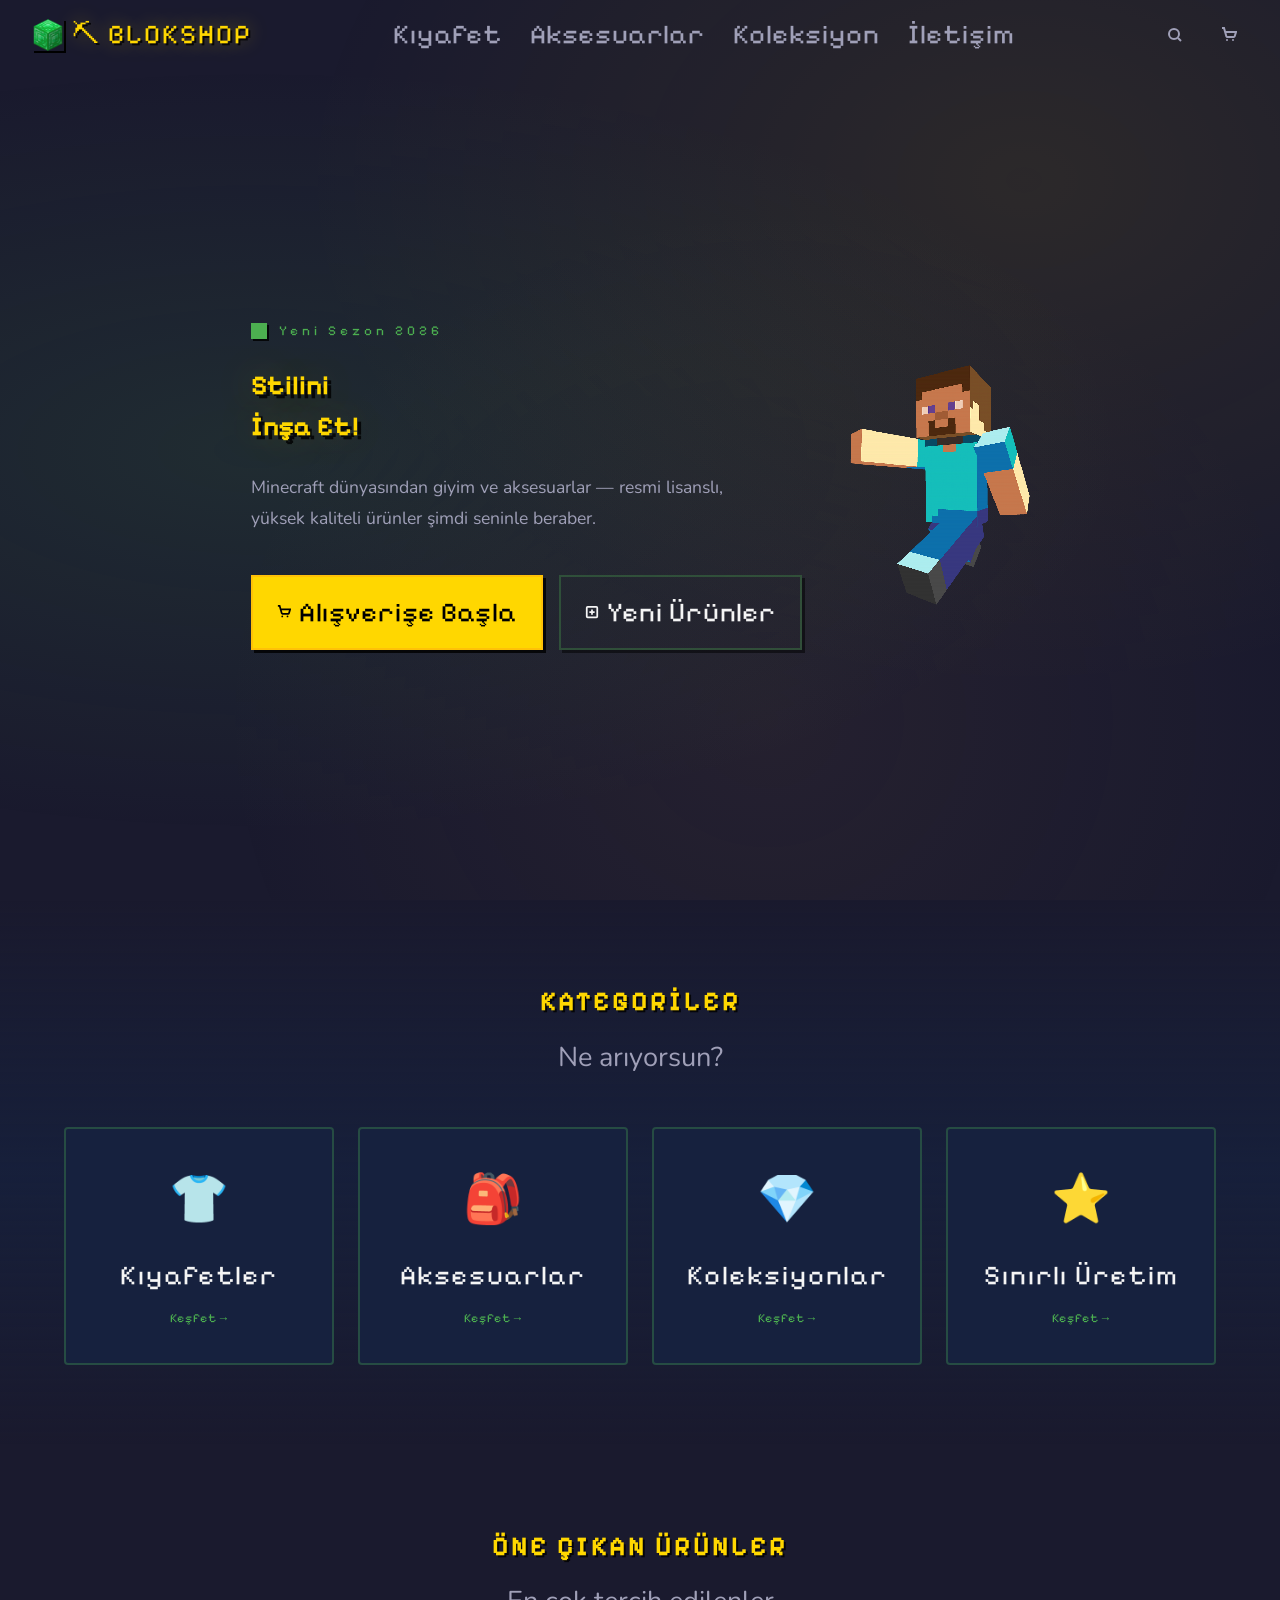
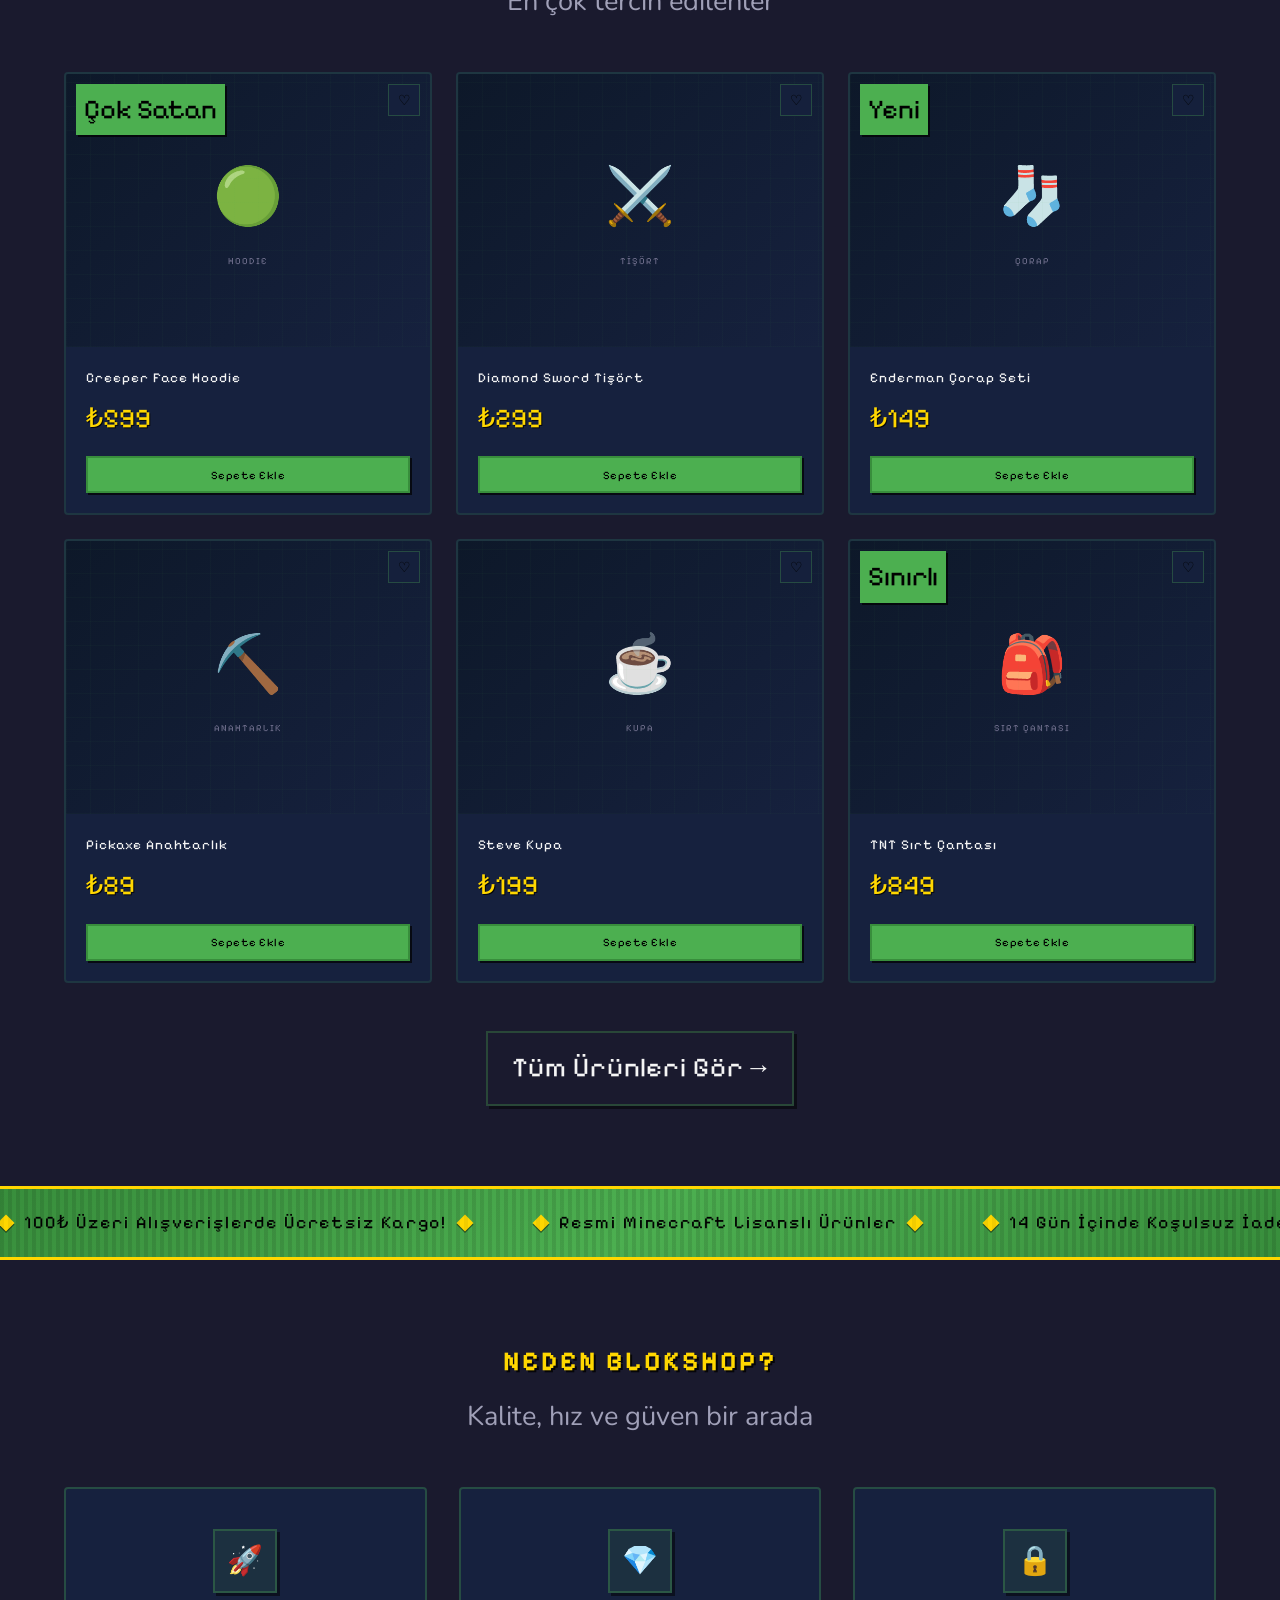
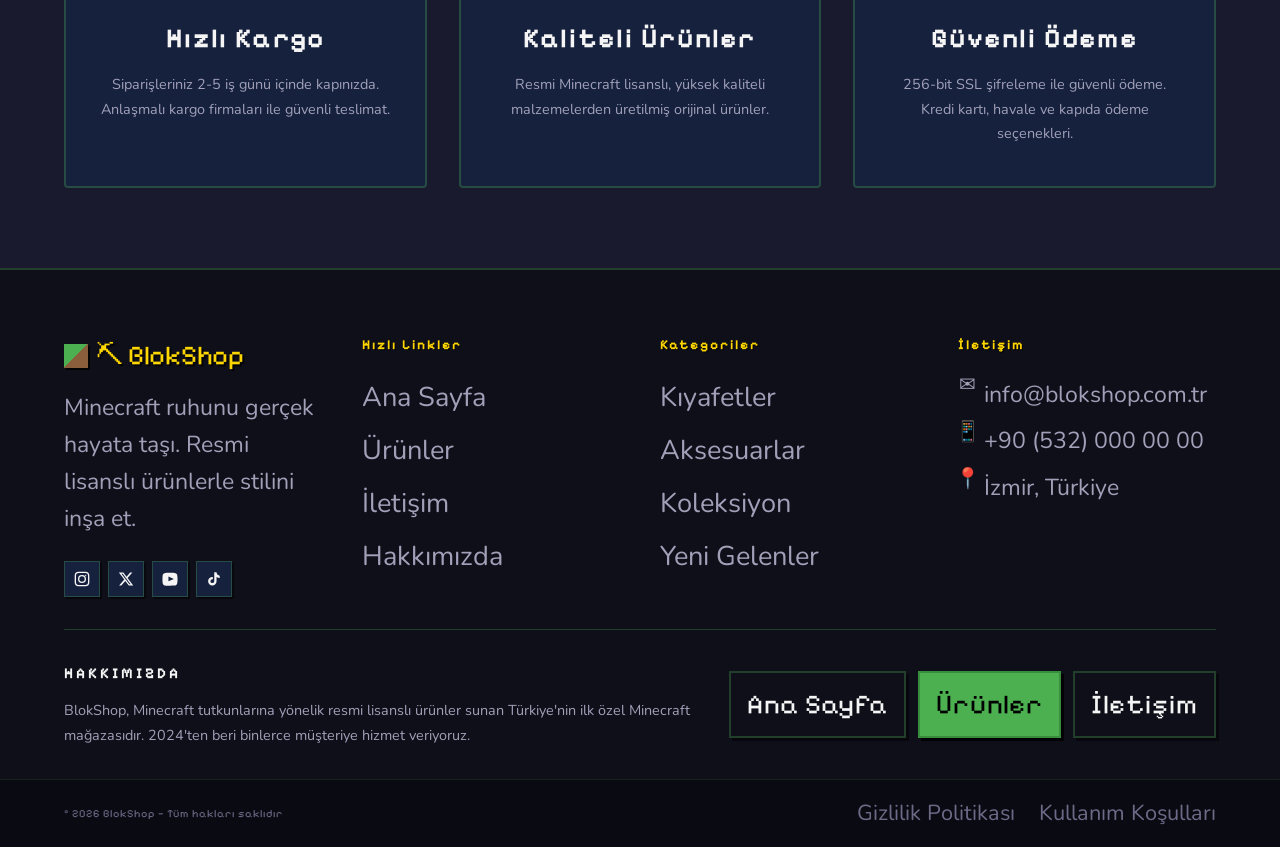
<file: index.html>
<!DOCTYPE html>
<html lang="tr">
<head>
  <meta charset="UTF-8" />
  <meta name="viewport" content="width=device-width, initial-scale=1.0" />
  <title>BlokShop — Minecraft Temalı Mağaza</title>
  <meta name="description" content="Minecraft dünyasından ilham alınmış giyim ve aksesuarlar. T-shirt, hoodie, şapka, figür ve daha fazlası." />
  <link rel="preconnect" href="https://fonts.googleapis.com" />
  <link rel="preconnect" href="https://fonts.gstatic.com" crossorigin />
  <link href="https://fonts.googleapis.com/css2?family=Pixelify+Sans&family=Nunito:wght@400;600;700;800&display=swap" rel="stylesheet" />
  <link rel="stylesheet" href="styles.css" />
</head>
<body id="page-home">

<!-- Pixel Block Rain Background -->
<div class="pixel-rain" aria-hidden="true"></div>

<!-- ===== NAVBAR ===== -->
<nav class="navbar">
  <a href="index.html" class="nav-logo" aria-label="BlokShop Ana Sayfa">
    <span class="logo-icon" aria-hidden="true"></span>
    ⛏ BLOKSHOP
  </a>

  <ul class="nav-links" role="navigation" aria-label="Ana menü">
    <li><a href="index.html#kategoriler">Kıyafet</a></li>
    <li><a href="index.html#kategoriler">Aksesuarlar</a></li>
    <li><a href="urunler.html">Koleksiyon</a></li>
    <li><a href="iletisim.html">İletişim</a></li>
  </ul>

  <div class="nav-actions">
    <button class="nav-btn" aria-label="Arama">
      <svg width="16" height="16" viewBox="0 0 16 16" fill="none" stroke="currentColor" stroke-width="2">
        <circle cx="7" cy="7" r="5"/><line x1="11" y1="11" x2="14" y2="14"/>
      </svg>
    </button>
    <button class="nav-btn" aria-label="Sepet">
      <svg width="16" height="16" viewBox="0 0 16 16" fill="none" stroke="currentColor" stroke-width="2">
        <path d="M1 1h2l2.4 8.4a1 1 0 0 0 1 .6h6.3a1 1 0 0 0 1-.7L15 5H4"/>
        <circle cx="6" cy="13" r="1" fill="currentColor" stroke="none"/>
        <circle cx="12" cy="13" r="1" fill="currentColor" stroke="none"/>
      </svg>
      <span class="cart-badge" style="display:none">0</span>
    </button>
    <button class="hamburger" aria-label="Menüyü aç/kapat" aria-expanded="false">
      <span></span><span></span><span></span>
    </button>
  </div>
</nav>

<!-- Mobile Nav -->
<div class="mobile-nav" role="navigation" aria-label="Mobil menü">
  <a href="index.html">Ana Sayfa</a>
  <a href="urunler.html">Ürünler</a>
  <a href="iletisim.html">İletişim</a>
</div>

<!-- ===== HERO ===== -->
<section class="hero">
  <div class="container">
    <div class="hero-content">
      <div class="hero-text">
        <p class="kicker">Yeni Sezon 2026</p>
        <h1 class="hero-title">Stilini<br>İnşa Et!</h1>
        <p class="hero-desc">
          Minecraft dünyasından giyim ve aksesuarlar — resmi lisanslı, yüksek kaliteli ürünler şimdi seninle beraber.
        </p>
        <div class="hero-actions">
          <a href="urunler.html" class="btn btn-gold">
            <svg width="14" height="14" viewBox="0 0 16 16" fill="none" stroke="currentColor" stroke-width="2"><path d="M1 1h2l2.4 8.4a1 1 0 0 0 1 .6h6.3a1 1 0 0 0 1-.7L15 5H4"/><circle cx="6" cy="13" r="1" fill="currentColor" stroke="none"/><circle cx="12" cy="13" r="1" fill="currentColor" stroke="none"/></svg>
            Alışverişe Başla
          </a>
          <a href="urunler.html" class="btn btn-outline">
            <svg width="14" height="14" viewBox="0 0 16 16" fill="none" stroke="currentColor" stroke-width="2"><rect x="2" y="2" width="12" height="12" rx="1"/><path d="M8 5v6M5 8h6"/></svg>
            Yeni Ürünler
          </a>
        </div>
      </div>

      <!-- Minecraft Character -->
      <div class="hero-character" aria-hidden="true">
        <img src="mc-char.png" alt="Minecraft Steve" class="mc-char-img">
      </div>
    </div>
  </div>
</section>

<!-- ===== KATEGORİLER ===== -->
<section class="categories" id="kategoriler">
  <div class="container">
    <h2 class="section-title">KATEGORİLER</h2>
    <p class="section-subtitle">Ne arıyorsun?</p>
    <div class="categories-grid">
      <a href="urunler.html?cat=kiyafet" class="category-card">
        <span class="category-icon">👕</span>
        <p class="category-name">Kıyafetler</p>
        <span class="category-link">Keşfet →</span>
      </a>
      <a href="urunler.html?cat=aksesuar" class="category-card">
        <span class="category-icon">🎒</span>
        <p class="category-name">Aksesuarlar</p>
        <span class="category-link">Keşfet →</span>
      </a>
      <a href="urunler.html?cat=koleksiyon" class="category-card">
        <span class="category-icon">💎</span>
        <p class="category-name">Koleksiyonlar</p>
        <span class="category-link">Keşfet →</span>
      </a>
      <a href="urunler.html" class="category-card">
        <span class="category-icon">⭐</span>
        <p class="category-name">Sınırlı Üretim</p>
        <span class="category-link">Keşfet →</span>
      </a>
    </div>
  </div>
</section>

<!-- ===== ÖNE ÇIKAN ÜRÜNLER ===== -->
<section class="featured-products" id="urunler">
  <div class="container">
    <h2 class="section-title">ÖNE ÇIKAN ÜRÜNLER</h2>
    <p class="section-subtitle">En çok tercih edilenler</p>
    <div class="products-grid">

      <article class="product-card">
        <div class="product-img-wrap">
          <div class="product-placeholder">
            <span>🟢</span>
            <span class="item-label">HOODIE</span>
          </div>
          <span class="product-badge">Çok Satan</span>
          <button class="product-favorite" aria-label="Favorilere ekle">♡</button>
        </div>
        <div class="product-info">
          <p class="product-name">Creeper Face Hoodie</p>
          <p class="product-price">₺599</p>
          <div class="product-actions">
            <button class="btn-add-cart">Sepete Ekle</button>
          </div>
        </div>
      </article>

      <article class="product-card">
        <div class="product-img-wrap">
          <div class="product-placeholder">
            <span>⚔️</span>
            <span class="item-label">TİŞÖRT</span>
          </div>
          <button class="product-favorite" aria-label="Favorilere ekle">♡</button>
        </div>
        <div class="product-info">
          <p class="product-name">Diamond Sword Tişört</p>
          <p class="product-price">₺299</p>
          <div class="product-actions">
            <button class="btn-add-cart">Sepete Ekle</button>
          </div>
        </div>
      </article>

      <article class="product-card">
        <div class="product-img-wrap">
          <div class="product-placeholder">
            <span>🧦</span>
            <span class="item-label">ÇORAP</span>
          </div>
          <span class="product-badge">Yeni</span>
          <button class="product-favorite" aria-label="Favorilere ekle">♡</button>
        </div>
        <div class="product-info">
          <p class="product-name">Enderman Çorap Seti</p>
          <p class="product-price">₺149</p>
          <div class="product-actions">
            <button class="btn-add-cart">Sepete Ekle</button>
          </div>
        </div>
      </article>

      <article class="product-card">
        <div class="product-img-wrap">
          <div class="product-placeholder">
            <span>⛏️</span>
            <span class="item-label">ANAHTARLIK</span>
          </div>
          <button class="product-favorite" aria-label="Favorilere ekle">♡</button>
        </div>
        <div class="product-info">
          <p class="product-name">Pickaxe Anahtarlık</p>
          <p class="product-price">₺89</p>
          <div class="product-actions">
            <button class="btn-add-cart">Sepete Ekle</button>
          </div>
        </div>
      </article>

      <article class="product-card">
        <div class="product-img-wrap">
          <div class="product-placeholder">
            <span>☕</span>
            <span class="item-label">KUPA</span>
          </div>
          <button class="product-favorite" aria-label="Favorilere ekle">♡</button>
        </div>
        <div class="product-info">
          <p class="product-name">Steve Kupa</p>
          <p class="product-price">₺199</p>
          <div class="product-actions">
            <button class="btn-add-cart">Sepete Ekle</button>
          </div>
        </div>
      </article>

      <article class="product-card">
        <div class="product-img-wrap">
          <div class="product-placeholder">
            <span>🎒</span>
            <span class="item-label">SIRT ÇANTASI</span>
          </div>
          <span class="product-badge">Sınırlı</span>
          <button class="product-favorite" aria-label="Favorilere ekle">♡</button>
        </div>
        <div class="product-info">
          <p class="product-name">TNT Sırt Çantası</p>
          <p class="product-price">₺849</p>
          <div class="product-actions">
            <button class="btn-add-cart">Sepete Ekle</button>
          </div>
        </div>
      </article>

    </div>

    <div style="text-align:center; margin-top:3rem;">
      <a href="urunler.html" class="btn btn-outline">Tüm Ürünleri Gör →</a>
    </div>
  </div>
</section>

<!-- ===== OFFER BANNER ===== -->
<div class="offer-banner" aria-label="Kampanya">
  <div class="marquee-wrap">
    <div class="marquee-inner">
      <span class="marquee-text"><span class="marquee-star"></span>100₺ Üzeri Alışverişlerde Ücretsiz Kargo!<span class="marquee-star"></span></span>
      <span class="marquee-text"><span class="marquee-star"></span>Resmi Minecraft Lisanslı Ürünler<span class="marquee-star"></span></span>
      <span class="marquee-text"><span class="marquee-star"></span>14 Gün İçinde Koşulsuz İade<span class="marquee-star"></span></span>
      <span class="marquee-text"><span class="marquee-star"></span>Güvenli SSL Ödeme<span class="marquee-star"></span></span>
    </div>
    <div class="marquee-inner" aria-hidden="true">
      <span class="marquee-text"><span class="marquee-star"></span>100₺ Üzeri Alışverişlerde Ücretsiz Kargo!<span class="marquee-star"></span></span>
      <span class="marquee-text"><span class="marquee-star"></span>Resmi Minecraft Lisanslı Ürünler<span class="marquee-star"></span></span>
      <span class="marquee-text"><span class="marquee-star"></span>14 Gün İçinde Koşulsuz İade<span class="marquee-star"></span></span>
      <span class="marquee-text"><span class="marquee-star"></span>Güvenli SSL Ödeme<span class="marquee-star"></span></span>
    </div>
  </div>
</div>

<!-- ===== NEDEN BİZ ===== -->
<section class="features">
  <div class="container">
    <h2 class="section-title">NEDEN BLOKSHOP?</h2>
    <p class="section-subtitle">Kalite, hız ve güven bir arada</p>
    <div class="features-grid">
      <div class="feature-card">
        <div class="feature-icon">🚀</div>
        <h3 class="feature-title">Hızlı Kargo</h3>
        <p class="feature-desc">Siparişleriniz 2-5 iş günü içinde kapınızda. Anlaşmalı kargo firmaları ile güvenli teslimat.</p>
      </div>
      <div class="feature-card">
        <div class="feature-icon">💎</div>
        <h3 class="feature-title">Kaliteli Ürünler</h3>
        <p class="feature-desc">Resmi Minecraft lisanslı, yüksek kaliteli malzemelerden üretilmiş orijinal ürünler.</p>
      </div>
      <div class="feature-card">
        <div class="feature-icon">🔒</div>
        <h3 class="feature-title">Güvenli Ödeme</h3>
        <p class="feature-desc">256-bit SSL şifreleme ile güvenli ödeme. Kredi kartı, havale ve kapıda ödeme seçenekleri.</p>
      </div>
    </div>
  </div>
</section>

<!-- ===== FOOTER ===== -->
<footer>
  <div class="container">
    <div class="footer-main">
      <!-- Kolon 1: Logo + Sosyal -->
      <div>
        <div class="footer-logo">
          <span class="logo-icon" aria-hidden="true"></span>
          ⛏ BlokShop
        </div>
        <p class="footer-tagline">Minecraft ruhunu gerçek hayata taşı. Resmi lisanslı ürünlerle stilini inşa et.</p>
        <div class="footer-social">
          <a href="#" class="social-btn" aria-label="Instagram">
            <svg width="16" height="16" viewBox="0 0 24 24" fill="none" stroke="currentColor" stroke-width="2"><rect x="2" y="2" width="20" height="20" rx="5"/><circle cx="12" cy="12" r="5"/><circle cx="17.5" cy="6.5" r="1" fill="currentColor" stroke="none"/></svg>
          </a>
          <a href="#" class="social-btn" aria-label="Twitter/X">
            <svg width="16" height="16" viewBox="0 0 24 24" fill="currentColor"><path d="M18.244 2.25h3.308l-7.227 8.26 8.502 11.24H16.17l-5.214-6.817L4.99 21.75H1.68l7.73-8.835L1.254 2.25H8.08l4.713 6.231zm-1.161 17.52h1.833L7.084 4.126H5.117z"/></svg>
          </a>
          <a href="#" class="social-btn" aria-label="YouTube">
            <svg width="16" height="16" viewBox="0 0 24 24" fill="currentColor"><path d="M23 7s-.3-2-1.2-2.8c-1.1-1.2-2.4-1.2-3-1.3C16.6 2.8 12 2.8 12 2.8s-4.6 0-6.8.2c-.6 0-1.9.1-3 1.3C1.3 5 1 7 1 7S.7 9.3.7 11.5v2.1C.7 15.8 1 18 1 18s.3 2 1.2 2.8c1.1 1.2 2.6 1.1 3.3 1.2C7.5 22.1 12 22.1 12 22.1s4.6 0 6.8-.2c.6-.1 1.9-.1 3-1.3.9-.8 1.2-2.8 1.2-2.8s.3-2.3.3-4.5v-2.1C23.3 9.3 23 7 23 7zM9.7 15.5V8.4l8.1 3.6-8.1 3.5z"/></svg>
          </a>
          <a href="#" class="social-btn" aria-label="TikTok">
            <svg width="16" height="16" viewBox="0 0 24 24" fill="currentColor"><path d="M19.59 6.69a4.83 4.83 0 0 1-3.77-4.25V2h-3.45v13.67a2.89 2.89 0 0 1-2.88 2.5 2.89 2.89 0 0 1-2.89-2.89 2.89 2.89 0 0 1 2.89-2.89c.28 0 .54.04.79.1V9.01a6.27 6.27 0 0 0-.79-.05 6.34 6.34 0 0 0-6.34 6.34 6.34 6.34 0 0 0 6.34 6.34 6.34 6.34 0 0 0 6.33-6.34V9.01a8.16 8.16 0 0 0 4.77 1.52V7.08a4.85 4.85 0 0 1-1-.39z"/></svg>
          </a>
        </div>
      </div>

      <!-- Kolon 2: Hızlı Linkler -->
      <div>
        <h3 class="footer-col-title">Hızlı Linkler</h3>
        <nav class="footer-links" aria-label="Hızlı linkler">
          <a href="index.html">Ana Sayfa</a>
          <a href="urunler.html">Ürünler</a>
          <a href="iletisim.html">İletişim</a>
          <a href="#">Hakkımızda</a>
        </nav>
      </div>

      <!-- Kolon 3: Kategoriler -->
      <div>
        <h3 class="footer-col-title">Kategoriler</h3>
        <nav class="footer-links" aria-label="Kategoriler">
          <a href="urunler.html">Kıyafetler</a>
          <a href="urunler.html">Aksesuarlar</a>
          <a href="urunler.html">Koleksiyon</a>
          <a href="urunler.html">Yeni Gelenler</a>
        </nav>
      </div>

      <!-- Kolon 4: İletişim -->
      <div>
        <h3 class="footer-col-title">İletişim</h3>
        <div class="footer-contact-item">
          <span class="icon">✉</span>
          info@blokshop.com.tr
        </div>
        <div class="footer-contact-item">
          <span class="icon">📱</span>
          +90 (532) 000 00 00
        </div>
        <div class="footer-contact-item">
          <span class="icon">📍</span>
          İzmir, Türkiye
        </div>
      </div>
    </div>

    <!-- Hakkımızda -->
    <div class="footer-about">
      <div class="footer-about-inner">
        <div class="footer-about-text">
          <h4 class="footer-about-title">HAKKIMIZDA</h4>
          <p class="footer-about-desc">BlokShop, Minecraft tutkunlarına yönelik resmi lisanslı ürünler sunan Türkiye'nin ilk özel Minecraft mağazasıdır. 2024'ten beri binlerce müşteriye hizmet veriyoruz.</p>
        </div>
        <div class="footer-about-btns">
          <a href="index.html" class="btn btn-outline btn-sm">Ana Sayfa</a>
          <a href="urunler.html" class="btn btn-primary btn-sm">Ürünler</a>
          <a href="iletisim.html" class="btn btn-outline btn-sm">İletişim</a>
        </div>
      </div>
    </div>
  </div>

  <!-- Copyright -->
  <div class="footer-bottom">
    <div class="container">
      <div class="footer-bottom-inner">
        <span class="footer-copyright">© 2026 BlokShop — Tüm hakları saklıdır</span>
        <nav class="footer-legal" aria-label="Yasal linkler">
          <a href="#">Gizlilik Politikası</a>
          <a href="#">Kullanım Koşulları</a>
        </nav>
      </div>
    </div>
  </div>
</footer>

<script src="main.js"></script>
</body>
</html>
</file>
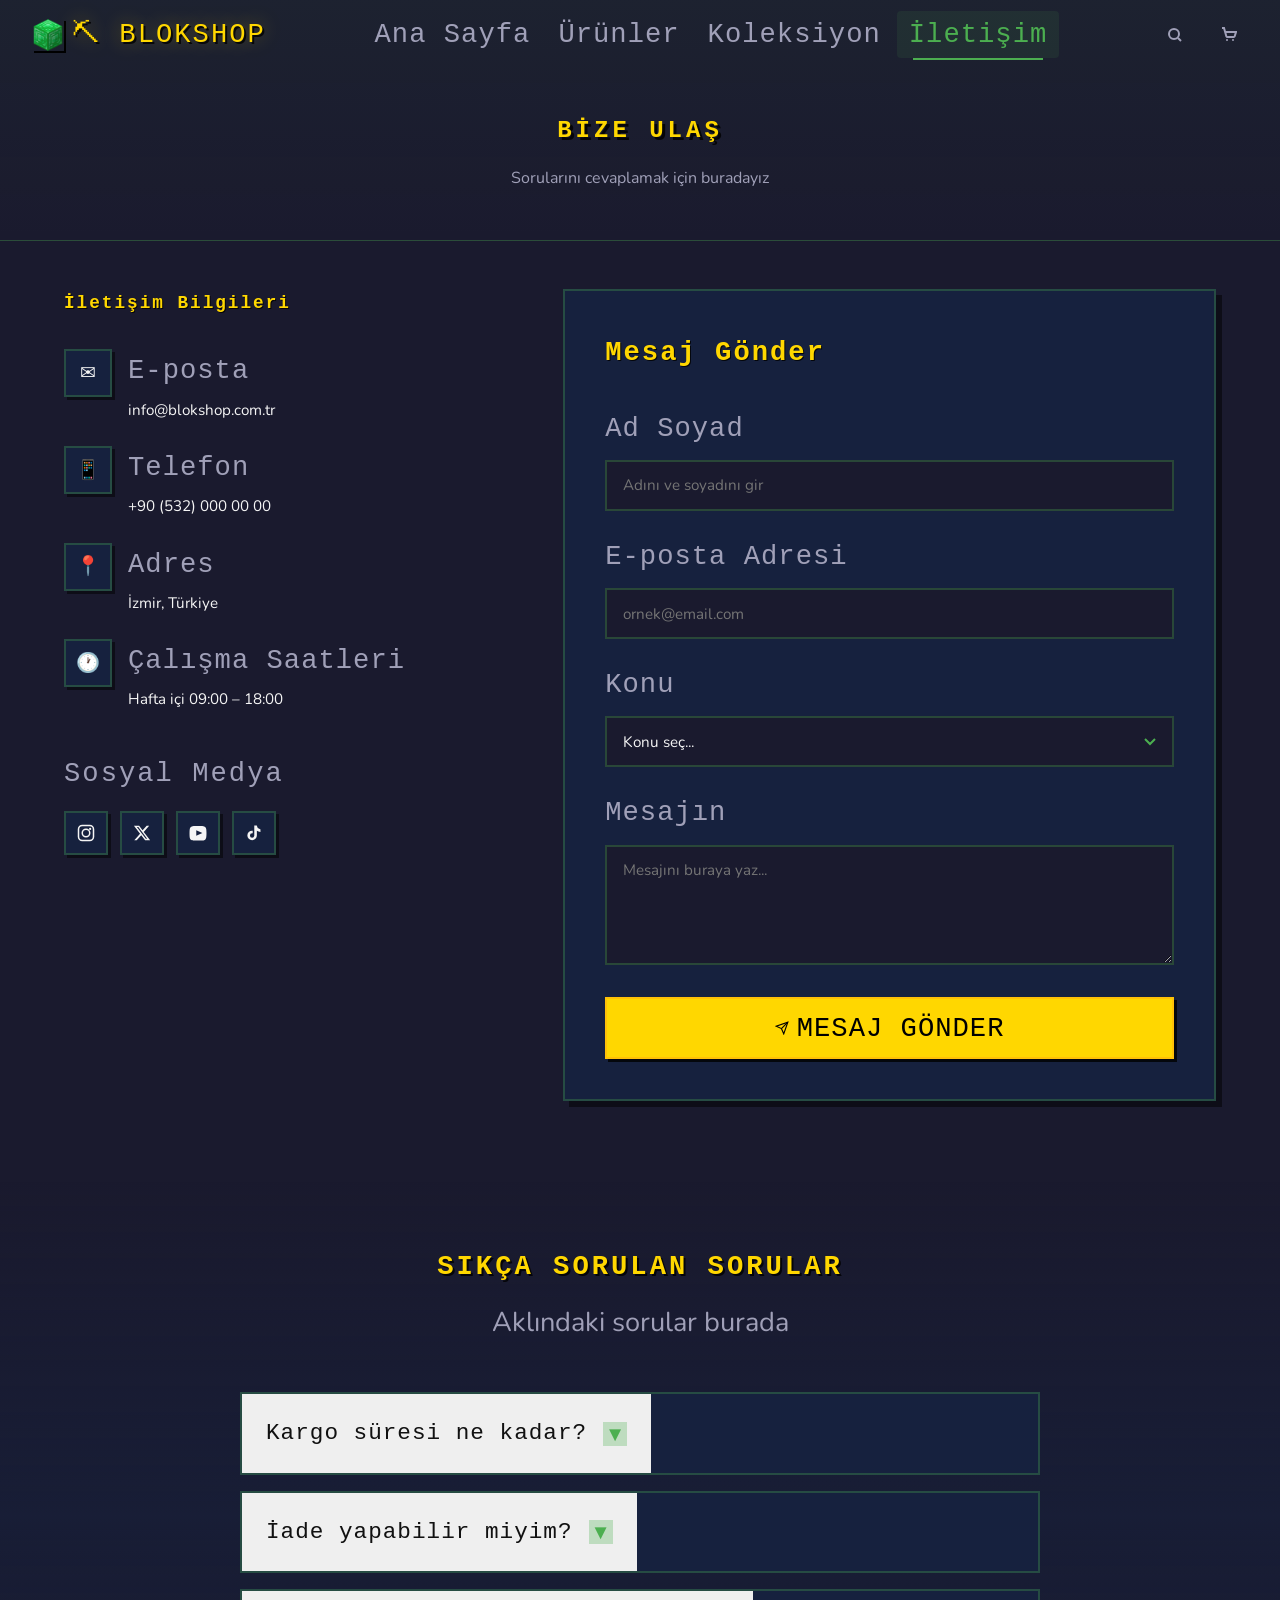
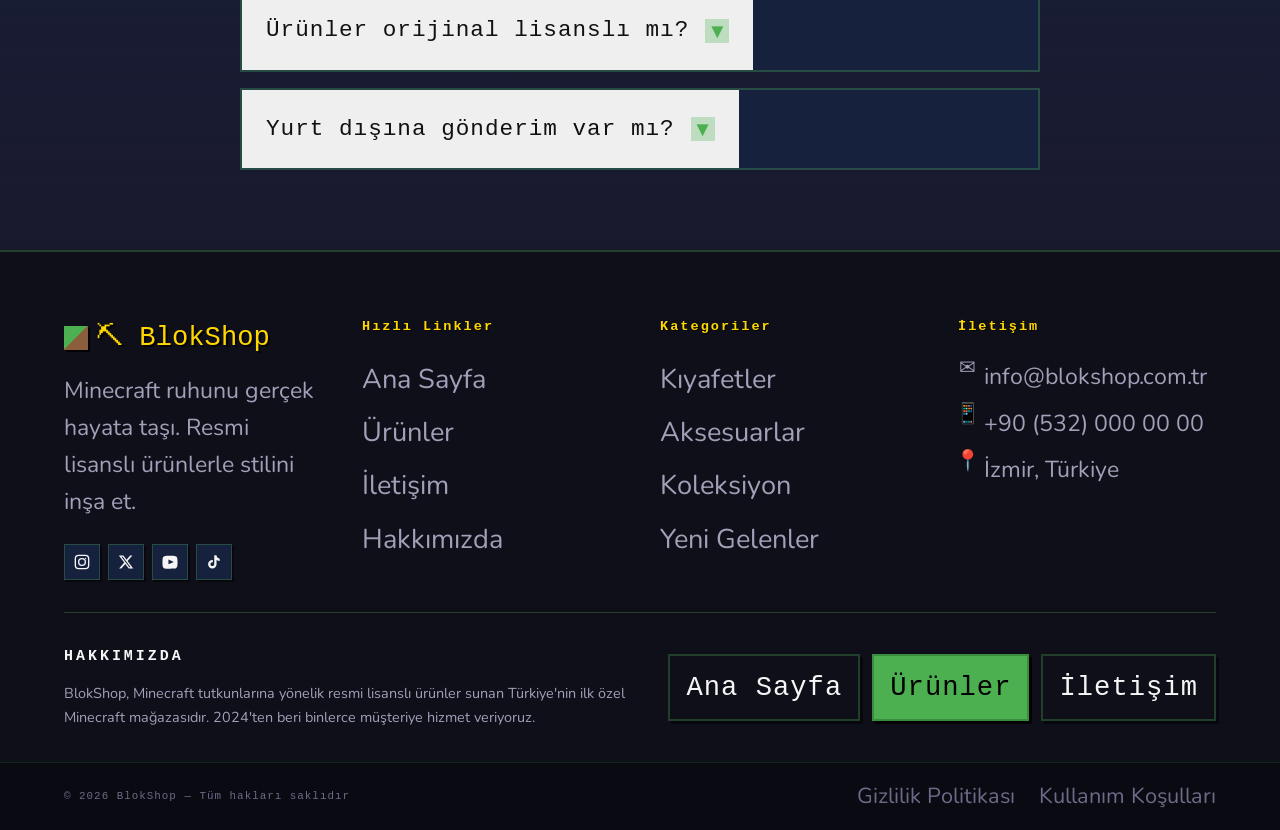
<file: iletisim.html>
<!DOCTYPE html>
<html lang="tr">
<head>
  <meta charset="UTF-8" />
  <meta name="viewport" content="width=device-width, initial-scale=1.0" />
  <title>İletişim — BlokShop</title>
  <meta name="description" content="BlokShop ile iletişime geçin. Sorularınız için buradayız." />
  <link rel="preconnect" href="https://fonts.googleapis.com" />
  <link rel="preconnect" href="https://fonts.gstatic.com" crossorigin />
  <link href="https://fonts.googleapis.com/css2?family=Pixelify-Sans&family=Nunito:wght@400;600;700;800&display=swap" rel="stylesheet" />
  <link rel="stylesheet" href="styles.css" />
</head>
<body id="page-contact">

<div class="pixel-rain" aria-hidden="true"></div>

<!-- ===== NAVBAR ===== -->
<nav class="navbar scrolled">
  <a href="index.html" class="nav-logo" aria-label="BlokShop Ana Sayfa">
    <span class="logo-icon" aria-hidden="true"></span>
    ⛏ BLOKSHOP
  </a>

  <ul class="nav-links" role="navigation" aria-label="Ana menü">
    <li><a href="index.html">Ana Sayfa</a></li>
    <li><a href="urunler.html">Ürünler</a></li>
    <li><a href="urunler.html">Koleksiyon</a></li>
    <li><a href="iletisim.html">İletişim</a></li>
  </ul>

  <div class="nav-actions">
    <button class="nav-btn" aria-label="Arama">
      <svg width="16" height="16" viewBox="0 0 16 16" fill="none" stroke="currentColor" stroke-width="2">
        <circle cx="7" cy="7" r="5"/><line x1="11" y1="11" x2="14" y2="14"/>
      </svg>
    </button>
    <button class="nav-btn" aria-label="Sepet">
      <svg width="16" height="16" viewBox="0 0 16 16" fill="none" stroke="currentColor" stroke-width="2">
        <path d="M1 1h2l2.4 8.4a1 1 0 0 0 1 .6h6.3a1 1 0 0 0 1-.7L15 5H4"/>
        <circle cx="6" cy="13" r="1" fill="currentColor" stroke="none"/>
        <circle cx="12" cy="13" r="1" fill="currentColor" stroke="none"/>
      </svg>
      <span class="cart-badge" style="display:none">0</span>
    </button>
    <button class="hamburger" aria-label="Menüyü aç/kapat">
      <span></span><span></span><span></span>
    </button>
  </div>
</nav>

<div class="mobile-nav" role="navigation" aria-label="Mobil menü">
  <a href="index.html">Ana Sayfa</a>
  <a href="urunler.html">Ürünler</a>
  <a href="iletisim.html" class="active">İletişim</a>
</div>

<!-- ===== PAGE HEADER ===== -->
<header class="page-header">
  <div class="container">
    <h1 class="page-header-title">BİZE ULAŞ</h1>
    <p class="page-header-sub">Sorularını cevaplamak için buradayız</p>
  </div>
</header>

<!-- ===== CONTACT SECTION ===== -->
<section class="contact-section">
  <div class="container">
    <div class="contact-grid">

      <!-- Left: Contact Info -->
      <div>
        <h2 class="contact-info-title">İletişim Bilgileri</h2>

        <div class="contact-item">
          <div class="contact-item-icon" aria-hidden="true">✉</div>
          <div>
            <p class="contact-item-label">E-posta</p>
            <p class="contact-item-text">info@blokshop.com.tr</p>
          </div>
        </div>

        <div class="contact-item">
          <div class="contact-item-icon" aria-hidden="true">📱</div>
          <div>
            <p class="contact-item-label">Telefon</p>
            <p class="contact-item-text">+90 (532) 000 00 00</p>
          </div>
        </div>

        <div class="contact-item">
          <div class="contact-item-icon" aria-hidden="true">📍</div>
          <div>
            <p class="contact-item-label">Adres</p>
            <p class="contact-item-text">İzmir, Türkiye</p>
          </div>
        </div>

        <div class="contact-item">
          <div class="contact-item-icon" aria-hidden="true">🕐</div>
          <div>
            <p class="contact-item-label">Çalışma Saatleri</p>
            <p class="contact-item-text">Hafta içi 09:00 – 18:00</p>
          </div>
        </div>

        <div class="contact-social">
          <p class="contact-social-title">Sosyal Medya</p>
          <div class="social-row">
            <a href="#" class="social-link" aria-label="Instagram">
              <svg width="18" height="18" viewBox="0 0 24 24" fill="none" stroke="currentColor" stroke-width="2"><rect x="2" y="2" width="20" height="20" rx="5"/><circle cx="12" cy="12" r="5"/><circle cx="17.5" cy="6.5" r="1.5" fill="currentColor" stroke="none"/></svg>
            </a>
            <a href="#" class="social-link" aria-label="Twitter/X">
              <svg width="18" height="18" viewBox="0 0 24 24" fill="currentColor"><path d="M18.244 2.25h3.308l-7.227 8.26 8.502 11.24H16.17l-5.214-6.817L4.99 21.75H1.68l7.73-8.835L1.254 2.25H8.08l4.713 6.231zm-1.161 17.52h1.833L7.084 4.126H5.117z"/></svg>
            </a>
            <a href="#" class="social-link" aria-label="YouTube">
              <svg width="18" height="18" viewBox="0 0 24 24" fill="currentColor"><path d="M23 7s-.3-2-1.2-2.8c-1.1-1.2-2.4-1.2-3-1.3C16.6 2.8 12 2.8 12 2.8s-4.6 0-6.8.2c-.6 0-1.9.1-3 1.3C1.3 5 1 7 1 7S.7 9.3.7 11.5v2.1C.7 15.8 1 18 1 18s.3 2 1.2 2.8c1.1 1.2 2.6 1.1 3.3 1.2C7.5 22.1 12 22.1 12 22.1s4.6 0 6.8-.2c.6-.1 1.9-.1 3-1.3.9-.8 1.2-2.8 1.2-2.8s.3-2.3.3-4.5v-2.1C23.3 9.3 23 7 23 7zM9.7 15.5V8.4l8.1 3.6-8.1 3.5z"/></svg>
            </a>
            <a href="#" class="social-link" aria-label="TikTok">
              <svg width="18" height="18" viewBox="0 0 24 24" fill="currentColor"><path d="M19.59 6.69a4.83 4.83 0 0 1-3.77-4.25V2h-3.45v13.67a2.89 2.89 0 0 1-2.88 2.5 2.89 2.89 0 0 1-2.89-2.89 2.89 2.89 0 0 1 2.89-2.89c.28 0 .54.04.79.1V9.01a6.27 6.27 0 0 0-.79-.05 6.34 6.34 0 0 0-6.34 6.34 6.34 6.34 0 0 0 6.34 6.34 6.34 6.34 0 0 0 6.33-6.34V9.01a8.16 8.16 0 0 0 4.77 1.52V7.08a4.85 4.85 0 0 1-1-.39z"/></svg>
            </a>
          </div>
        </div>
      </div>

      <!-- Right: Contact Form -->
      <div class="contact-form-wrap">
        <div class="contact-form-inner">
          <h2 class="form-title">Mesaj Gönder</h2>
          <form class="contact-form" novalidate>
            <div class="form-group">
              <label class="form-label" for="fullname">Ad Soyad</label>
              <input
                type="text"
                id="fullname"
                name="fullname"
                class="form-input"
                placeholder="Adını ve soyadını gir"
                required
                autocomplete="name"
              />
            </div>

            <div class="form-group">
              <label class="form-label" for="email">E-posta Adresi</label>
              <input
                type="email"
                id="email"
                name="email"
                class="form-input"
                placeholder="ornek@email.com"
                required
                autocomplete="email"
              />
            </div>

            <div class="form-group">
              <label class="form-label" for="konu">Konu</label>
              <select id="konu" name="konu" class="form-select" required>
                <option value="" disabled selected>Konu seç...</option>
                <option value="siparis">Sipariş</option>
                <option value="iade">İade</option>
                <option value="isbirligi">İşbirliği</option>
                <option value="diger">Diğer</option>
              </select>
            </div>

            <div class="form-group">
              <label class="form-label" for="mesaj">Mesajın</label>
              <textarea
                id="mesaj"
                name="mesaj"
                class="form-textarea"
                placeholder="Mesajını buraya yaz..."
                required
              ></textarea>
            </div>

            <button type="submit" class="btn btn-gold" style="width:100%; justify-content:center;">
              <svg width="14" height="14" viewBox="0 0 24 24" fill="none" stroke="currentColor" stroke-width="2"><line x1="22" y1="2" x2="11" y2="13"/><polygon points="22 2 15 22 11 13 2 9 22 2"/></svg>
              MESAJ GÖNDER
            </button>
          </form>
        </div>

        <!-- Success State -->
        <div class="form-success" role="alert" aria-live="polite">
          <div class="form-success-icon" aria-hidden="true">
            <svg width="64" height="64" viewBox="0 0 64 64" fill="none">
              <rect width="64" height="64" fill="#4CAF50" opacity="0.1"/>
              <path d="M16 32l12 12 20-20" stroke="#4CAF50" stroke-width="4" stroke-linecap="square"/>
            </svg>
          </div>
          <h3 class="form-success-title">Mesajın Alındı!</h3>
          <p class="form-success-text">En kısa sürede sana geri dönüş yapacağız. Teşekkürler!</p>
        </div>
      </div>

    </div>
  </div>
</section>

<!-- ===== SSS / FAQ ===== -->
<section class="faq-section">
  <div class="container">
    <h2 class="section-title">SIKÇA SORULAN SORULAR</h2>
    <p class="section-subtitle">Aklındaki sorular burada</p>

    <div class="faq-list" role="list">

      <div class="faq-item" role="listitem">
        <button class="faq-question" aria-expanded="false">
          <span class="faq-question-text">Kargo süresi ne kadar?</span>
          <span class="faq-arrow" aria-hidden="true">▼</span>
        </button>
        <div class="faq-answer">
          <p class="faq-answer-text">Siparişleriniz onaylandıktan sonra 2-5 iş günü içinde kapınıza teslim edilir. Yoğun dönemlerde bu süre 7 iş gününe uzayabilir. Kargo takip numaranız e-posta ile iletilecektir.</p>
        </div>
      </div>

      <div class="faq-item" role="listitem">
        <button class="faq-question" aria-expanded="false">
          <span class="faq-question-text">İade yapabilir miyim?</span>
          <span class="faq-arrow" aria-hidden="true">▼</span>
        </button>
        <div class="faq-answer">
          <p class="faq-answer-text">Evet! Teslim tarihinden itibaren 14 gün içinde koşulsuz iade hakkınız bulunmaktadır. Ürünün kullanılmamış ve orijinal ambalajında olması yeterlidir. İade kargo ücretleri tarafımızca karşılanmaktadır.</p>
        </div>
      </div>

      <div class="faq-item" role="listitem">
        <button class="faq-question" aria-expanded="false">
          <span class="faq-question-text">Ürünler orijinal lisanslı mı?</span>
          <span class="faq-arrow" aria-hidden="true">▼</span>
        </button>
        <div class="faq-answer">
          <p class="faq-answer-text">Evet, mağazamızdaki tüm ürünler resmi Minecraft lisansı kapsamında üretilmiştir. Her ürün üzerinde lisans sertifikası bulunmakta olup Mojang Studios'un onaylı üretim standartlarına tabidir.</p>
        </div>
      </div>

      <div class="faq-item" role="listitem">
        <button class="faq-question" aria-expanded="false">
          <span class="faq-question-text">Yurt dışına gönderim var mı?</span>
          <span class="faq-arrow" aria-hidden="true">▼</span>
        </button>
        <div class="faq-answer">
          <p class="faq-answer-text">Şu an yalnızca Türkiye içi kargoya hizmet vermekteyiz. Uluslararası gönderim özelliğini çok yakında aktif edeceğiz. Haberdar olmak için bültenimize abone olabilirsiniz!</p>
        </div>
      </div>

    </div>
  </div>
</section>

<!-- ===== FOOTER ===== -->
<footer>
  <div class="container">
    <div class="footer-main">
      <div>
        <div class="footer-logo">
          <span class="logo-icon" aria-hidden="true"></span>
          ⛏ BlokShop
        </div>
        <p class="footer-tagline">Minecraft ruhunu gerçek hayata taşı. Resmi lisanslı ürünlerle stilini inşa et.</p>
        <div class="footer-social">
          <a href="#" class="social-btn" aria-label="Instagram">
            <svg width="16" height="16" viewBox="0 0 24 24" fill="none" stroke="currentColor" stroke-width="2"><rect x="2" y="2" width="20" height="20" rx="5"/><circle cx="12" cy="12" r="5"/><circle cx="17.5" cy="6.5" r="1" fill="currentColor" stroke="none"/></svg>
          </a>
          <a href="#" class="social-btn" aria-label="Twitter/X">
            <svg width="16" height="16" viewBox="0 0 24 24" fill="currentColor"><path d="M18.244 2.25h3.308l-7.227 8.26 8.502 11.24H16.17l-5.214-6.817L4.99 21.75H1.68l7.73-8.835L1.254 2.25H8.08l4.713 6.231zm-1.161 17.52h1.833L7.084 4.126H5.117z"/></svg>
          </a>
          <a href="#" class="social-btn" aria-label="YouTube">
            <svg width="16" height="16" viewBox="0 0 24 24" fill="currentColor"><path d="M23 7s-.3-2-1.2-2.8c-1.1-1.2-2.4-1.2-3-1.3C16.6 2.8 12 2.8 12 2.8s-4.6 0-6.8.2c-.6 0-1.9.1-3 1.3C1.3 5 1 7 1 7S.7 9.3.7 11.5v2.1C.7 15.8 1 18 1 18s.3 2 1.2 2.8c1.1 1.2 2.6 1.1 3.3 1.2C7.5 22.1 12 22.1 12 22.1s4.6 0 6.8-.2c.6-.1 1.9-.1 3-1.3.9-.8 1.2-2.8 1.2-2.8s.3-2.3.3-4.5v-2.1C23.3 9.3 23 7 23 7zM9.7 15.5V8.4l8.1 3.6-8.1 3.5z"/></svg>
          </a>
          <a href="#" class="social-btn" aria-label="TikTok">
            <svg width="16" height="16" viewBox="0 0 24 24" fill="currentColor"><path d="M19.59 6.69a4.83 4.83 0 0 1-3.77-4.25V2h-3.45v13.67a2.89 2.89 0 0 1-2.88 2.5 2.89 2.89 0 0 1-2.89-2.89 2.89 2.89 0 0 1 2.89-2.89c.28 0 .54.04.79.1V9.01a6.27 6.27 0 0 0-.79-.05 6.34 6.34 0 0 0-6.34 6.34 6.34 6.34 0 0 0 6.34 6.34 6.34 6.34 0 0 0 6.33-6.34V9.01a8.16 8.16 0 0 0 4.77 1.52V7.08a4.85 4.85 0 0 1-1-.39z"/></svg>
          </a>
        </div>
      </div>
      <div>
        <h3 class="footer-col-title">Hızlı Linkler</h3>
        <nav class="footer-links"><a href="index.html">Ana Sayfa</a><a href="urunler.html">Ürünler</a><a href="iletisim.html">İletişim</a><a href="#">Hakkımızda</a></nav>
      </div>
      <div>
        <h3 class="footer-col-title">Kategoriler</h3>
        <nav class="footer-links"><a href="urunler.html">Kıyafetler</a><a href="urunler.html">Aksesuarlar</a><a href="urunler.html">Koleksiyon</a><a href="urunler.html">Yeni Gelenler</a></nav>
      </div>
      <div>
        <h3 class="footer-col-title">İletişim</h3>
        <div class="footer-contact-item"><span class="icon">✉</span>info@blokshop.com.tr</div>
        <div class="footer-contact-item"><span class="icon">📱</span>+90 (532) 000 00 00</div>
        <div class="footer-contact-item"><span class="icon">📍</span>İzmir, Türkiye</div>
      </div>
    </div>

    <div class="footer-about">
      <div class="footer-about-inner">
        <div class="footer-about-text">
          <h4 class="footer-about-title">HAKKIMIZDA</h4>
          <p class="footer-about-desc">BlokShop, Minecraft tutkunlarına yönelik resmi lisanslı ürünler sunan Türkiye'nin ilk özel Minecraft mağazasıdır. 2024'ten beri binlerce müşteriye hizmet veriyoruz.</p>
        </div>
        <div class="footer-about-btns">
          <a href="index.html" class="btn btn-outline btn-sm">Ana Sayfa</a>
          <a href="urunler.html" class="btn btn-primary btn-sm">Ürünler</a>
          <a href="iletisim.html" class="btn btn-outline btn-sm">İletişim</a>
        </div>
      </div>
    </div>
  </div>

  <div class="footer-bottom">
    <div class="container">
      <div class="footer-bottom-inner">
        <span class="footer-copyright">© 2026 BlokShop — Tüm hakları saklıdır</span>
        <nav class="footer-legal"><a href="#">Gizlilik Politikası</a><a href="#">Kullanım Koşulları</a></nav>
      </div>
    </div>
  </div>
</footer>

<script src="main.js"></script>
</body>
</html>
</file>
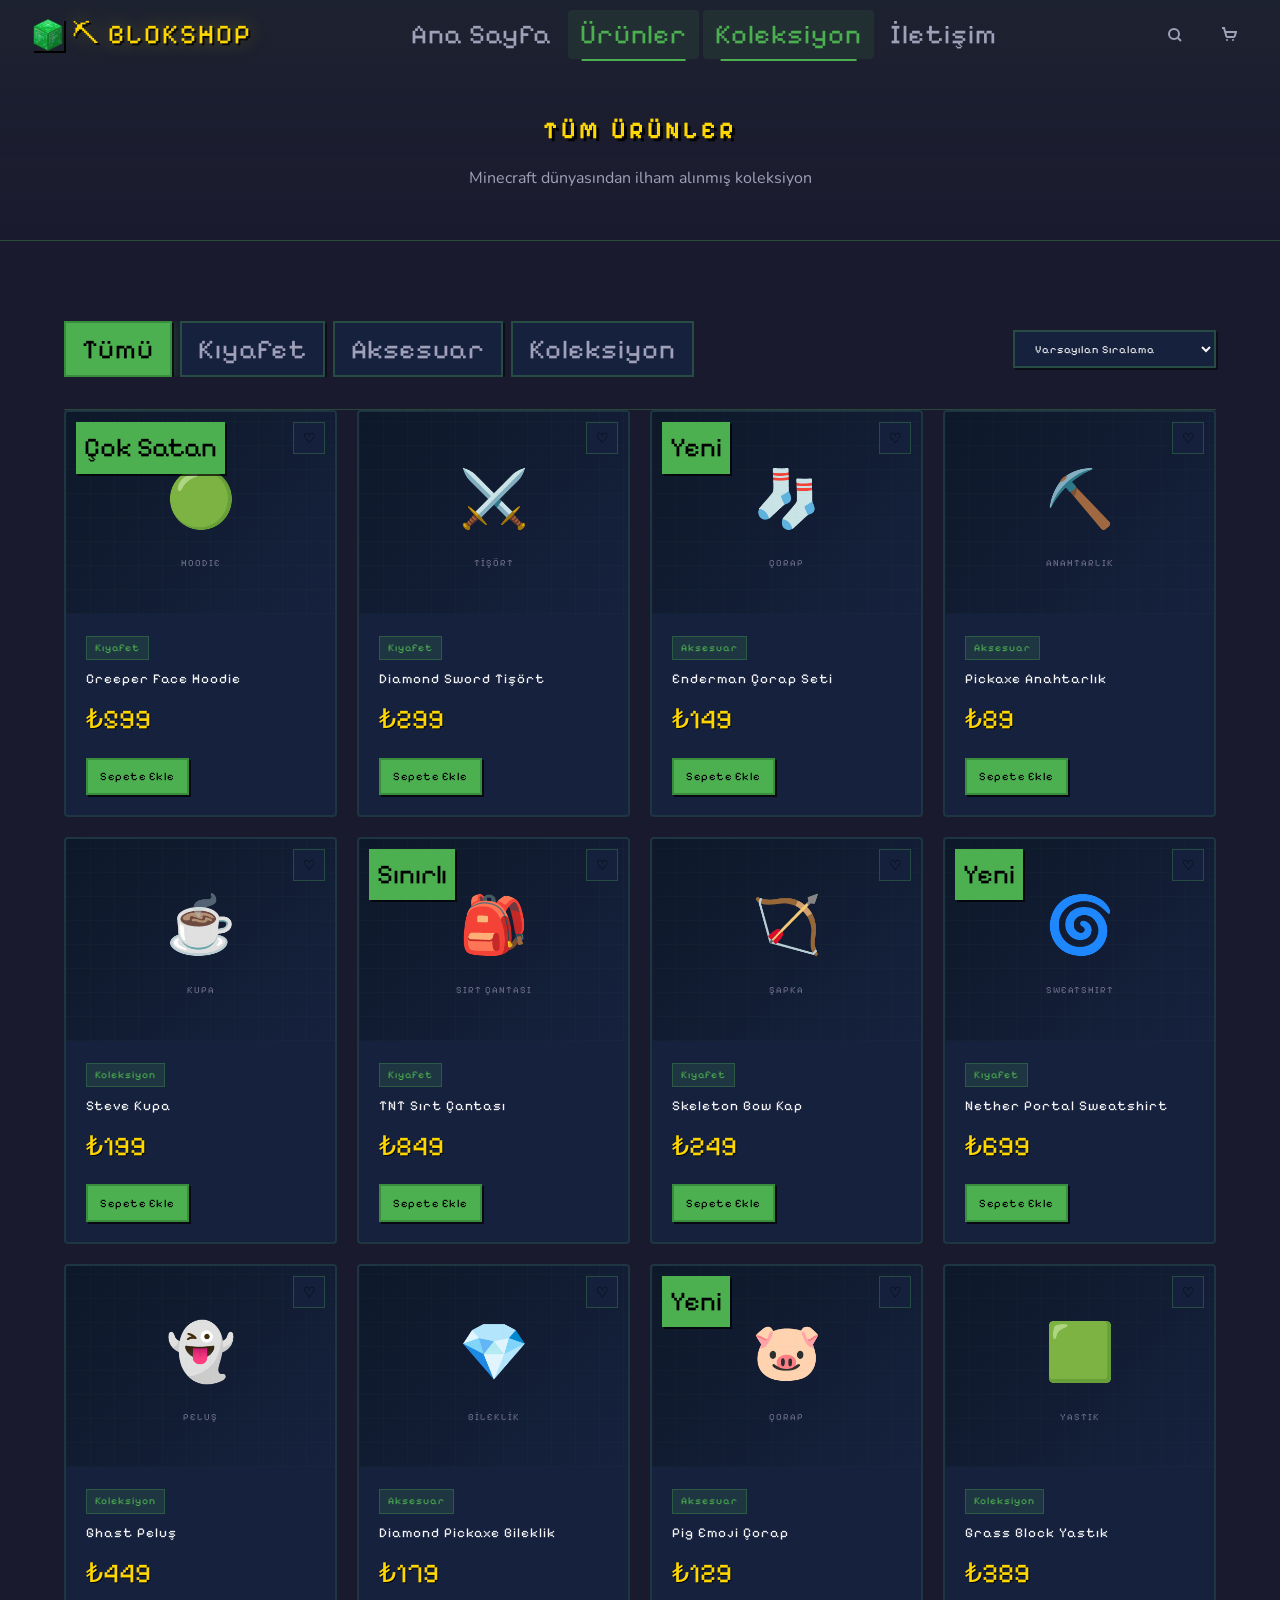
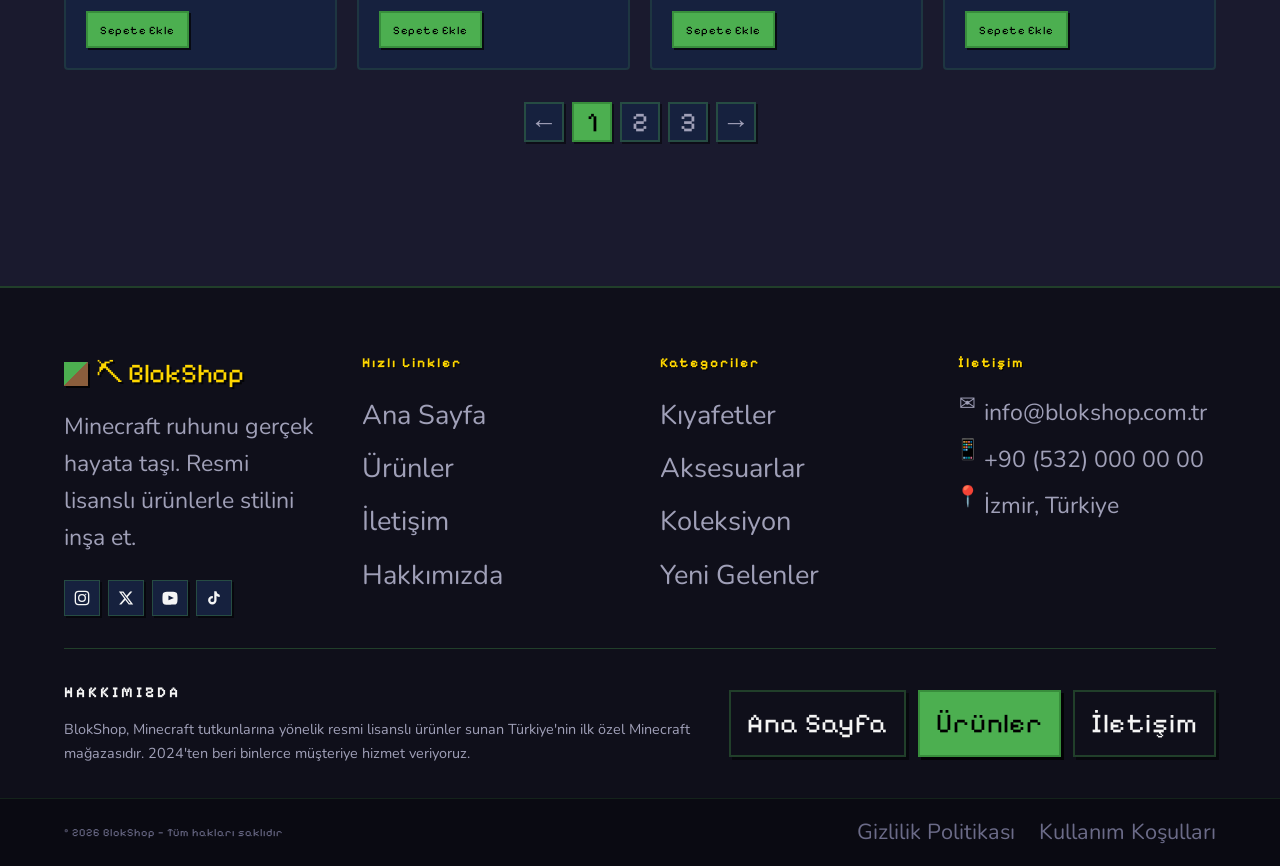
<file: urunler.html>
<!DOCTYPE html>
<html lang="tr">
<head>
  <meta charset="UTF-8" />
  <meta name="viewport" content="width=device-width, initial-scale=1.0" />
  <title>Ürünler — BlokShop</title>
  <meta name="description" content="BlokShop'un tüm Minecraft temalı ürün koleksiyonu. Kıyafet, aksesuar ve koleksiyon ürünleri." />
  <link rel="preconnect" href="https://fonts.googleapis.com" />
  <link rel="preconnect" href="https://fonts.gstatic.com" crossorigin />
  <link href="https://fonts.googleapis.com/css2?family=Pixelify+Sans&family=Nunito:wght@400;600;700;800&display=swap" rel="stylesheet" />
  <link rel="stylesheet" href="styles.css" />
</head>
<body id="page-products">

<div class="pixel-rain" aria-hidden="true"></div>

<!-- ===== NAVBAR ===== -->
<nav class="navbar scrolled">
  <a href="index.html" class="nav-logo" aria-label="BlokShop Ana Sayfa">
    <span class="logo-icon" aria-hidden="true"></span>
    ⛏ BLOKSHOP
  </a>

  <ul class="nav-links" role="navigation" aria-label="Ana menü">
    <li><a href="index.html">Ana Sayfa</a></li>
    <li><a href="urunler.html">Ürünler</a></li>
    <li><a href="urunler.html">Koleksiyon</a></li>
    <li><a href="iletisim.html">İletişim</a></li>
  </ul>

  <div class="nav-actions">
    <button class="nav-btn" aria-label="Arama">
      <svg width="16" height="16" viewBox="0 0 16 16" fill="none" stroke="currentColor" stroke-width="2">
        <circle cx="7" cy="7" r="5"/><line x1="11" y1="11" x2="14" y2="14"/>
      </svg>
    </button>
    <button class="nav-btn" aria-label="Sepet">
      <svg width="16" height="16" viewBox="0 0 16 16" fill="none" stroke="currentColor" stroke-width="2">
        <path d="M1 1h2l2.4 8.4a1 1 0 0 0 1 .6h6.3a1 1 0 0 0 1-.7L15 5H4"/>
        <circle cx="6" cy="13" r="1" fill="currentColor" stroke="none"/>
        <circle cx="12" cy="13" r="1" fill="currentColor" stroke="none"/>
      </svg>
      <span class="cart-badge" style="display:none">0</span>
    </button>
    <button class="hamburger" aria-label="Menüyü aç/kapat">
      <span></span><span></span><span></span>
    </button>
  </div>
</nav>

<div class="mobile-nav" role="navigation" aria-label="Mobil menü">
  <a href="index.html">Ana Sayfa</a>
  <a href="urunler.html" class="active">Ürünler</a>
  <a href="iletisim.html">İletişim</a>
</div>

<!-- ===== PAGE HEADER ===== -->
<header class="page-header">
  <div class="container">
    <h1 class="page-header-title">TÜM ÜRÜNLER</h1>
    <p class="page-header-sub">Minecraft dünyasından ilham alınmış koleksiyon</p>
  </div>
</header>

<!-- ===== FILTER BAR ===== -->
<div class="all-products">
  <div class="container">
    <div class="filter-bar">
      <div class="filter-btns" role="group" aria-label="Kategori filtreleri">
        <button class="filter-btn active" data-filter="all">Tümü</button>
        <button class="filter-btn" data-filter="kiyafet">Kıyafet</button>
        <button class="filter-btn" data-filter="aksesuar">Aksesuar</button>
        <button class="filter-btn" data-filter="koleksiyon">Koleksiyon</button>
      </div>
      <select class="sort-select" aria-label="Sıralama">
        <option value="default">Varsayılan Sıralama</option>
        <option value="asc">Fiyat: Düşükten Yükseğe</option>
        <option value="desc">Fiyat: Yüksekten Düşüğe</option>
      </select>
    </div>

    <!-- ===== PRODUCT GRID ===== -->
    <div class="products-grid-4">

      <!-- 1 -->
      <article class="product-card" data-category="kiyafet">
        <div class="product-img-wrap">
          <div class="product-placeholder">
            <span>🟢</span>
            <span class="item-label">HOODIE</span>
          </div>
          <span class="product-badge">Çok Satan</span>
          <button class="product-favorite" aria-label="Favorilere ekle">♡</button>
        </div>
        <div class="product-info">
          <span class="category-badge">Kıyafet</span>
          <p class="product-name">Creeper Face Hoodie</p>
          <p class="product-price">₺599</p>
          <button class="btn-add-cart">Sepete Ekle</button>
        </div>
      </article>

      <!-- 2 -->
      <article class="product-card" data-category="kiyafet">
        <div class="product-img-wrap">
          <div class="product-placeholder">
            <span>⚔️</span>
            <span class="item-label">TİŞÖRT</span>
          </div>
          <button class="product-favorite" aria-label="Favorilere ekle">♡</button>
        </div>
        <div class="product-info">
          <span class="category-badge">Kıyafet</span>
          <p class="product-name">Diamond Sword Tişört</p>
          <p class="product-price">₺299</p>
          <button class="btn-add-cart">Sepete Ekle</button>
        </div>
      </article>

      <!-- 3 -->
      <article class="product-card" data-category="aksesuar">
        <div class="product-img-wrap">
          <div class="product-placeholder">
            <span>🧦</span>
            <span class="item-label">ÇORAP</span>
          </div>
          <span class="product-badge">Yeni</span>
          <button class="product-favorite" aria-label="Favorilere ekle">♡</button>
        </div>
        <div class="product-info">
          <span class="category-badge">Aksesuar</span>
          <p class="product-name">Enderman Çorap Seti</p>
          <p class="product-price">₺149</p>
          <button class="btn-add-cart">Sepete Ekle</button>
        </div>
      </article>

      <!-- 4 -->
      <article class="product-card" data-category="aksesuar">
        <div class="product-img-wrap">
          <div class="product-placeholder">
            <span>⛏️</span>
            <span class="item-label">ANAHTARLIK</span>
          </div>
          <button class="product-favorite" aria-label="Favorilere ekle">♡</button>
        </div>
        <div class="product-info">
          <span class="category-badge">Aksesuar</span>
          <p class="product-name">Pickaxe Anahtarlık</p>
          <p class="product-price">₺89</p>
          <button class="btn-add-cart">Sepete Ekle</button>
        </div>
      </article>

      <!-- 5 -->
      <article class="product-card" data-category="koleksiyon">
        <div class="product-img-wrap">
          <div class="product-placeholder">
            <span>☕</span>
            <span class="item-label">KUPA</span>
          </div>
          <button class="product-favorite" aria-label="Favorilere ekle">♡</button>
        </div>
        <div class="product-info">
          <span class="category-badge">Koleksiyon</span>
          <p class="product-name">Steve Kupa</p>
          <p class="product-price">₺199</p>
          <button class="btn-add-cart">Sepete Ekle</button>
        </div>
      </article>

      <!-- 6 -->
      <article class="product-card" data-category="kiyafet">
        <div class="product-img-wrap">
          <div class="product-placeholder">
            <span>🎒</span>
            <span class="item-label">SIRT ÇANTASI</span>
          </div>
          <span class="product-badge">Sınırlı</span>
          <button class="product-favorite" aria-label="Favorilere ekle">♡</button>
        </div>
        <div class="product-info">
          <span class="category-badge">Kıyafet</span>
          <p class="product-name">TNT Sırt Çantası</p>
          <p class="product-price">₺849</p>
          <button class="btn-add-cart">Sepete Ekle</button>
        </div>
      </article>

      <!-- 7 -->
      <article class="product-card" data-category="kiyafet">
        <div class="product-img-wrap">
          <div class="product-placeholder">
            <span>🏹</span>
            <span class="item-label">ŞAPKA</span>
          </div>
          <button class="product-favorite" aria-label="Favorilere ekle">♡</button>
        </div>
        <div class="product-info">
          <span class="category-badge">Kıyafet</span>
          <p class="product-name">Skeleton Bow Kap</p>
          <p class="product-price">₺249</p>
          <button class="btn-add-cart">Sepete Ekle</button>
        </div>
      </article>

      <!-- 8 -->
      <article class="product-card" data-category="kiyafet">
        <div class="product-img-wrap">
          <div class="product-placeholder">
            <span>🌀</span>
            <span class="item-label">SWEATSHIRT</span>
          </div>
          <span class="product-badge">Yeni</span>
          <button class="product-favorite" aria-label="Favorilere ekle">♡</button>
        </div>
        <div class="product-info">
          <span class="category-badge">Kıyafet</span>
          <p class="product-name">Nether Portal Sweatshirt</p>
          <p class="product-price">₺699</p>
          <button class="btn-add-cart">Sepete Ekle</button>
        </div>
      </article>

      <!-- 9 -->
      <article class="product-card" data-category="koleksiyon">
        <div class="product-img-wrap">
          <div class="product-placeholder">
            <span>👻</span>
            <span class="item-label">PELUŞ</span>
          </div>
          <button class="product-favorite" aria-label="Favorilere ekle">♡</button>
        </div>
        <div class="product-info">
          <span class="category-badge">Koleksiyon</span>
          <p class="product-name">Ghast Peluş</p>
          <p class="product-price">₺449</p>
          <button class="btn-add-cart">Sepete Ekle</button>
        </div>
      </article>

      <!-- 10 -->
      <article class="product-card" data-category="aksesuar">
        <div class="product-img-wrap">
          <div class="product-placeholder">
            <span>💎</span>
            <span class="item-label">BİLEKLİK</span>
          </div>
          <button class="product-favorite" aria-label="Favorilere ekle">♡</button>
        </div>
        <div class="product-info">
          <span class="category-badge">Aksesuar</span>
          <p class="product-name">Diamond Pickaxe Bileklik</p>
          <p class="product-price">₺179</p>
          <button class="btn-add-cart">Sepete Ekle</button>
        </div>
      </article>

      <!-- 11 -->
      <article class="product-card" data-category="aksesuar">
        <div class="product-img-wrap">
          <div class="product-placeholder">
            <span>🐷</span>
            <span class="item-label">ÇORAP</span>
          </div>
          <span class="product-badge">Yeni</span>
          <button class="product-favorite" aria-label="Favorilere ekle">♡</button>
        </div>
        <div class="product-info">
          <span class="category-badge">Aksesuar</span>
          <p class="product-name">Pig Emoji Çorap</p>
          <p class="product-price">₺129</p>
          <button class="btn-add-cart">Sepete Ekle</button>
        </div>
      </article>

      <!-- 12 -->
      <article class="product-card" data-category="koleksiyon">
        <div class="product-img-wrap">
          <div class="product-placeholder">
            <span>🟩</span>
            <span class="item-label">YASTIK</span>
          </div>
          <button class="product-favorite" aria-label="Favorilere ekle">♡</button>
        </div>
        <div class="product-info">
          <span class="category-badge">Koleksiyon</span>
          <p class="product-name">Grass Block Yastık</p>
          <p class="product-price">₺389</p>
          <button class="btn-add-cart">Sepete Ekle</button>
        </div>
      </article>

    </div>

    <!-- ===== PAGINATION ===== -->
    <nav class="pagination" aria-label="Sayfalama">
      <button class="page-btn" aria-label="Önceki sayfa">←</button>
      <button class="page-btn active" aria-current="page">1</button>
      <button class="page-btn">2</button>
      <button class="page-btn">3</button>
      <button class="page-btn" aria-label="Sonraki sayfa">→</button>
    </nav>
  </div>
</div>

<!-- ===== FOOTER ===== -->
<footer>
  <div class="container">
    <div class="footer-main">
      <div>
        <div class="footer-logo">
          <span class="logo-icon" aria-hidden="true"></span>
          ⛏ BlokShop
        </div>
        <p class="footer-tagline">Minecraft ruhunu gerçek hayata taşı. Resmi lisanslı ürünlerle stilini inşa et.</p>
        <div class="footer-social">
          <a href="#" class="social-btn" aria-label="Instagram">
            <svg width="16" height="16" viewBox="0 0 24 24" fill="none" stroke="currentColor" stroke-width="2"><rect x="2" y="2" width="20" height="20" rx="5"/><circle cx="12" cy="12" r="5"/><circle cx="17.5" cy="6.5" r="1" fill="currentColor" stroke="none"/></svg>
          </a>
          <a href="#" class="social-btn" aria-label="Twitter/X">
            <svg width="16" height="16" viewBox="0 0 24 24" fill="currentColor"><path d="M18.244 2.25h3.308l-7.227 8.26 8.502 11.24H16.17l-5.214-6.817L4.99 21.75H1.68l7.73-8.835L1.254 2.25H8.08l4.713 6.231zm-1.161 17.52h1.833L7.084 4.126H5.117z"/></svg>
          </a>
          <a href="#" class="social-btn" aria-label="YouTube">
            <svg width="16" height="16" viewBox="0 0 24 24" fill="currentColor"><path d="M23 7s-.3-2-1.2-2.8c-1.1-1.2-2.4-1.2-3-1.3C16.6 2.8 12 2.8 12 2.8s-4.6 0-6.8.2c-.6 0-1.9.1-3 1.3C1.3 5 1 7 1 7S.7 9.3.7 11.5v2.1C.7 15.8 1 18 1 18s.3 2 1.2 2.8c1.1 1.2 2.6 1.1 3.3 1.2C7.5 22.1 12 22.1 12 22.1s4.6 0 6.8-.2c.6-.1 1.9-.1 3-1.3.9-.8 1.2-2.8 1.2-2.8s.3-2.3.3-4.5v-2.1C23.3 9.3 23 7 23 7zM9.7 15.5V8.4l8.1 3.6-8.1 3.5z"/></svg>
          </a>
          <a href="#" class="social-btn" aria-label="TikTok">
            <svg width="16" height="16" viewBox="0 0 24 24" fill="currentColor"><path d="M19.59 6.69a4.83 4.83 0 0 1-3.77-4.25V2h-3.45v13.67a2.89 2.89 0 0 1-2.88 2.5 2.89 2.89 0 0 1-2.89-2.89 2.89 2.89 0 0 1 2.89-2.89c.28 0 .54.04.79.1V9.01a6.27 6.27 0 0 0-.79-.05 6.34 6.34 0 0 0-6.34 6.34 6.34 6.34 0 0 0 6.34 6.34 6.34 6.34 0 0 0 6.33-6.34V9.01a8.16 8.16 0 0 0 4.77 1.52V7.08a4.85 4.85 0 0 1-1-.39z"/></svg>
          </a>
        </div>
      </div>
      <div>
        <h3 class="footer-col-title">Hızlı Linkler</h3>
        <nav class="footer-links"><a href="index.html">Ana Sayfa</a><a href="urunler.html">Ürünler</a><a href="iletisim.html">İletişim</a><a href="#">Hakkımızda</a></nav>
      </div>
      <div>
        <h3 class="footer-col-title">Kategoriler</h3>
        <nav class="footer-links"><a href="urunler.html">Kıyafetler</a><a href="urunler.html">Aksesuarlar</a><a href="urunler.html">Koleksiyon</a><a href="urunler.html">Yeni Gelenler</a></nav>
      </div>
      <div>
        <h3 class="footer-col-title">İletişim</h3>
        <div class="footer-contact-item"><span class="icon">✉</span>info@blokshop.com.tr</div>
        <div class="footer-contact-item"><span class="icon">📱</span>+90 (532) 000 00 00</div>
        <div class="footer-contact-item"><span class="icon">📍</span>İzmir, Türkiye</div>
      </div>
    </div>

    <div class="footer-about">
      <div class="footer-about-inner">
        <div class="footer-about-text">
          <h4 class="footer-about-title">HAKKIMIZDA</h4>
          <p class="footer-about-desc">BlokShop, Minecraft tutkunlarına yönelik resmi lisanslı ürünler sunan Türkiye'nin ilk özel Minecraft mağazasıdır. 2024'ten beri binlerce müşteriye hizmet veriyoruz.</p>
        </div>
        <div class="footer-about-btns">
          <a href="index.html" class="btn btn-outline btn-sm">Ana Sayfa</a>
          <a href="urunler.html" class="btn btn-primary btn-sm">Ürünler</a>
          <a href="iletisim.html" class="btn btn-outline btn-sm">İletişim</a>
        </div>
      </div>
    </div>
  </div>

  <div class="footer-bottom">
    <div class="container">
      <div class="footer-bottom-inner">
        <span class="footer-copyright">© 2026 BlokShop — Tüm hakları saklıdır</span>
        <nav class="footer-legal"><a href="#">Gizlilik Politikası</a><a href="#">Kullanım Koşulları</a></nav>
      </div>
    </div>
  </div>
</footer>

<script src="main.js"></script>
</body>
</html>
</file>
<file: styles.css>
/* ===== CSS CUSTOM PROPERTIES ===== */
:root {
  --color-primary: #4CAF50;
  --color-primary-dark: #388E3C;
  --color-primary-light: #81C784;
  --color-earth: #8B5E3C;
  --color-earth-dark: #6D4C41;
  --color-gold: #FFD700;
  --color-gold-dark: #FFC107;
  --color-bg: #1a1a2e;
  --color-bg-card: #16213e;
  --color-bg-card-hover: #1e2d50;
  --color-bg-nav: rgba(22, 33, 62, 0.95);
  --color-bg-footer: #0f0f1a;
  --color-bg-footer-bottom: #0a0a12;
  --color-text: #F5F5F5;
  --color-text-muted: #a0a0b8;
  --color-text-dim: #6b6b88;
  --color-border: rgba(76, 175, 80, 0.3);
  --color-border-gold: rgba(255, 215, 0, 0.6);
  --color-shadow: rgba(0, 0, 0, 0.5);
  --color-glow-green: rgba(76, 175, 80, 0.4);
  --color-glow-gold: rgba(255, 215, 0, 0.4);

  --font-pixel: 'Pixelify Sans', monospace;
  --font-body: 'Nunito', sans-serif;

  --radius-sm: 4px;
  --radius-md: 8px;
  --radius-lg: 12px;

  --transition-fast: 0.15s ease;
  --transition-med: 0.3s ease;
  --transition-slow: 0.5s ease;

  --nav-height: 70px;

  --px-scale: 1.7; /* adjust this one value to resize all pixel font text */
}

/* ===== RESET & BASE ===== */
*, *::before, *::after {
  box-sizing: border-box;
  margin: 0;
  padding: 0;
}

html {
  scroll-behavior: smooth;
}

body {
  font-family: var(--font-body);
  background-color: var(--color-bg);
  color: var(--color-text);
  line-height: 1.6;
  overflow-x: hidden;
}

a {
  color: inherit;
  text-decoration: none;
}

img {
  max-width: 100%;
  display: block;
}

button {
  cursor: pointer;
  font-family: var(--font-body);
  border: none;
  outline: none;
}

ul {
  list-style: none;
}

/* ===== PIXEL BLOCK RAIN ANIMATION ===== */
.pixel-rain {
  position: fixed;
  top: 0;
  left: 0;
  width: 100%;
  height: 100%;
  pointer-events: none;
  z-index: 0;
  overflow: hidden;
}

.pixel-block {
  position: absolute;
  width: 24px;
  height: 24px;
  image-rendering: pixelated;
  opacity: 0;
  animation: fall linear infinite;
}

.pixel-block.emerald {
  background-image: url('images/block-emerald.png');
  background-size: cover;
  background-repeat: no-repeat;
  filter: drop-shadow(0 0 6px rgba(80, 200, 120, 0.8));
}
.pixel-block.iron {
  background-image: url('images/block-iron.png');
  background-size: cover;
  background-repeat: no-repeat;
}
.pixel-block.diamond {
  background-image: url('images/block-diamond.png');
  background-size: cover;
  background-repeat: no-repeat;
  filter: drop-shadow(0 0 6px rgba(0, 188, 212, 0.8));
}
.pixel-block.netherite {
  background-image: url('images/block-netherite.png');
  background-size: cover;
  background-repeat: no-repeat;
  filter: drop-shadow(0 0 6px rgba(80, 60, 80, 0.9));
}
.pixel-block.gold {
  background-image: url('images/block-gold.png');
  background-size: cover;
  background-repeat: no-repeat;
  filter: drop-shadow(0 0 6px rgba(255, 215, 0, 0.8));
}

@keyframes fall {
  0% { transform: translateY(-50px) rotate(0deg); opacity: 0; }
  5% { opacity: 0.7; }
  95% { opacity: 0.7; }
  100% { transform: translateY(110vh) rotate(360deg); opacity: 0; }
}

/* ===== NAVBAR ===== */
.navbar {
  position: fixed;
  top: 0;
  left: 0;
  right: 0;
  z-index: 1000;
  height: var(--nav-height);
  display: flex;
  align-items: center;
  padding: 0 2rem;
  transition: background-color var(--transition-med), backdrop-filter var(--transition-med), box-shadow var(--transition-med);
  background-color: transparent;
}

.navbar.scrolled {
  background-color: var(--color-bg-nav);
  backdrop-filter: blur(12px);
  box-shadow: 0 2px 20px rgba(0,0,0,0.5), 0 1px 0 var(--color-border);
}

.nav-logo {
  font-family: var(--font-pixel);
  font-size: 1.275rem;
  color: var(--color-gold);
  text-shadow: 2px 2px 0 rgba(0,0,0,0.8), 0 0 20px var(--color-glow-gold);
  letter-spacing: 2px;
  flex-shrink: 0;
  display: flex;
  align-items: center;
  gap: 0.5rem;
  transition: transform var(--transition-fast);
}

.nav-logo:hover {
  transform: scale(1.05);
}

.nav-logo .logo-icon {
  width: 32px;
  height: 32px;
  display: inline-block;
  background-image: url('images/block-emerald.png');
  background-size: cover;
  background-repeat: no-repeat;
  box-shadow: 2px 2px 0 #000;
  flex-shrink: 0;
}

.nav-links {
  display: flex;
  align-items: center;
  gap: 0.25rem;
  margin: 0 auto;
}

.nav-links a {
  font-family: var(--font-pixel);
  font-size: 0.935rem;
  color: var(--color-text-muted);
  padding: 0.5rem 0.75rem;
  border-radius: var(--radius-sm);
  transition: color var(--transition-fast), background-color var(--transition-fast);
  letter-spacing: 1px;
  white-space: nowrap;
  position: relative;
}

.nav-links a::after {
  content: '';
  position: absolute;
  bottom: -2px;
  left: 50%;
  transform: translateX(-50%) scaleX(0);
  width: 80%;
  height: 2px;
  background: var(--color-primary);
  transition: transform var(--transition-fast);
}

.nav-links a:hover,
.nav-links a.active {
  color: var(--color-primary);
  background-color: rgba(76, 175, 80, 0.1);
}

.nav-links a.active::after {
  transform: translateX(-50%) scaleX(1);
}

.nav-actions {
  display: flex;
  align-items: center;
  gap: 1rem;
  flex-shrink: 0;
}

.nav-btn {
  background: none;
  color: var(--color-text-muted);
  font-size: 1.1rem;
  width: 38px;
  height: 38px;
  display: flex;
  align-items: center;
  justify-content: center;
  border-radius: var(--radius-sm);
  transition: color var(--transition-fast), background-color var(--transition-fast);
  position: relative;
}

.nav-btn:hover {
  color: var(--color-primary);
  background: rgba(76, 175, 80, 0.1);
}

.cart-badge {
  position: absolute;
  top: 2px;
  right: 2px;
  background: var(--color-primary);
  color: #fff;
  font-family: var(--font-pixel);
  font-size: 0.765rem;
  width: 16px;
  height: 16px;
  border-radius: 0;
  display: flex;
  align-items: center;
  justify-content: center;
  border: 1px solid #000;
}

.hamburger {
  display: none;
  flex-direction: column;
  gap: 5px;
  background: none;
  padding: 8px;
  border-radius: var(--radius-sm);
}

.hamburger span {
  display: block;
  width: 22px;
  height: 2px;
  background: var(--color-text);
  transition: transform var(--transition-med), opacity var(--transition-med);
}

.hamburger.open span:nth-child(1) { transform: translateY(7px) rotate(45deg); }
.hamburger.open span:nth-child(2) { opacity: 0; }
.hamburger.open span:nth-child(3) { transform: translateY(-7px) rotate(-45deg); }

/* Mobile Nav Overlay */
.mobile-nav {
  display: none;
  position: fixed;
  top: var(--nav-height);
  left: 0;
  right: 0;
  background: var(--color-bg-nav);
  backdrop-filter: blur(12px);
  padding: 1.5rem;
  z-index: 999;
  border-bottom: 1px solid var(--color-border);
  flex-direction: column;
  gap: 0.5rem;
  transform: translateY(-10px);
  opacity: 0;
  transition: transform var(--transition-med), opacity var(--transition-med);
  pointer-events: none;
}

.mobile-nav.open {
  display: flex;
  transform: translateY(0);
  opacity: 1;
  pointer-events: all;
}

.mobile-nav a {
  font-family: var(--font-pixel);
  font-size: 1.02rem;
  color: var(--color-text-muted);
  padding: 0.75rem 1rem;
  border-radius: var(--radius-sm);
  border: 1px solid transparent;
  transition: all var(--transition-fast);
  letter-spacing: 1px;
}

.mobile-nav a:hover,
.mobile-nav a.active {
  color: var(--color-primary);
  border-color: var(--color-border);
  background: rgba(76, 175, 80, 0.08);
}

/* ===== PIXEL BUTTONS ===== */
.btn {
  font-family: var(--font-pixel);
  font-size: 0.935rem;
  letter-spacing: 1px;
  padding: 0.85rem 1.5rem;
  border-radius: 0;
  display: inline-flex;
  align-items: center;
  gap: 0.5rem;
  transition: transform var(--transition-fast), box-shadow var(--transition-fast), background-color var(--transition-fast);
  position: relative;
  cursor: pointer;
  border: 2px solid transparent;
}

.btn:active {
  transform: scale(0.95) !important;
}

.btn-primary {
  background: var(--color-primary);
  color: #000;
  border-color: var(--color-primary-dark);
  box-shadow: 3px 3px 0 rgba(0,0,0,0.8);
}

.btn-primary:hover {
  background: var(--color-primary-light);
  transform: translateY(-2px);
  box-shadow: 3px 5px 0 rgba(0,0,0,0.8);
}

.btn-gold {
  background: var(--color-gold);
  color: #000;
  border-color: var(--color-gold-dark);
  box-shadow: 3px 3px 0 rgba(0,0,0,0.8);
}

.btn-gold:hover {
  background: #ffe033;
  transform: translateY(-2px);
  box-shadow: 3px 5px 0 rgba(0,0,0,0.8);
}

.btn-outline {
  background: transparent;
  color: var(--color-text);
  border-color: var(--color-border);
  box-shadow: 3px 3px 0 rgba(0,0,0,0.5);
}

.btn-outline:hover {
  border-color: var(--color-primary);
  color: var(--color-primary);
  transform: translateY(-2px);
  box-shadow: 3px 5px 0 rgba(0,0,0,0.5);
}

.btn-sm {
  font-size: 0.765rem;
  padding: 0.6rem 1rem;
}

/* ===== SECTION COMMONS ===== */
section {
  position: relative;
  z-index: 1;
}

.container {
  max-width: 1200px;
  margin: 0 auto;
  padding: 0 1.5rem;
}

.section-title {
  font-family: var(--font-pixel);
  font-size: clamp(0.7rem, 2vw, 1.1rem);
  color: var(--color-gold);
  text-align: center;
  letter-spacing: 3px;
  text-shadow: 2px 2px 0 rgba(0,0,0,0.8);
  margin-bottom: 0.75rem;
}

.section-subtitle {
  font-family: var(--font-body);
  font-size: 1rem;
  color: var(--color-text-muted);
  text-align: center;
  margin-bottom: 3rem;
}

/* ===== HERO ===== */
.hero {
  min-height: 100vh;
  display: flex;
  align-items: center;
  position: relative;
  overflow: hidden;
  padding-top: var(--nav-height);
}

.hero::before {
  content: '';
  position: absolute;
  inset: 0;
  background: radial-gradient(ellipse at 20% 50%, rgba(76, 175, 80, 0.12) 0%, transparent 60%),
              radial-gradient(ellipse at 80% 20%, rgba(255, 215, 0, 0.08) 0%, transparent 50%),
              radial-gradient(ellipse at 60% 80%, rgba(139, 94, 60, 0.1) 0%, transparent 50%);
  z-index: 0;
}

.hero-content {
  position: relative;
  z-index: 2;
  display: grid;
  grid-template-columns: 1fr auto;
  gap: 3rem;
  align-items: center;
  padding: 4rem 0;
}

.hero-text .kicker {
  font-family: var(--font-pixel);
  font-size: 0.85rem;
  color: var(--color-primary);
  letter-spacing: 4px;
  margin-bottom: 1.5rem;
  display: flex;
  align-items: center;
  gap: 0.75rem;
}

.hero-text .kicker::before {
  content: '';
  display: inline-block;
  width: 16px;
  height: 16px;
  background: var(--color-primary);
  box-shadow: 2px 2px 0 rgba(0,0,0,0.8);
}

.hero-title {
  font-family: var(--font-pixel);
  font-size: clamp(1.2rem, 4vw, 2.2rem);
  color: var(--color-gold);
  line-height: 1.5;
  text-shadow: 4px 4px 0 rgba(0,0,0,0.8), 0 0 40px rgba(255, 215, 0, 0.3);
  margin-bottom: 1.5rem;
  animation: heroTitleGlow 3s ease-in-out infinite alternate;
}

@keyframes heroTitleGlow {
  from { text-shadow: 4px 4px 0 rgba(0,0,0,0.8), 0 0 20px rgba(255, 215, 0, 0.2); }
  to { text-shadow: 4px 4px 0 rgba(0,0,0,0.8), 0 0 50px rgba(255, 215, 0, 0.5); }
}

.hero-desc {
  font-size: 1.1rem;
  color: var(--color-text-muted);
  max-width: 480px;
  margin-bottom: 2.5rem;
  line-height: 1.8;
}

.hero-actions {
  display: flex;
  gap: 1rem;
  flex-wrap: wrap;
}

/* Minecraft CSS Character */
.hero-character {
  display: flex;
  flex-direction: column;
  align-items: center;
  animation: characterFloat 3s ease-in-out infinite;
  flex-shrink: 0;
}

@keyframes characterFloat {
  0%, 100% { transform: translateY(0); }
  50% { transform: translateY(-15px); }
}

.mc-char-img {
  width: 180px;
  height: auto;
  image-rendering: pixelated;
}

/* ===== CATEGORIES ===== */
.categories {
  padding: 5rem 0;
  background: linear-gradient(180deg, transparent, rgba(22, 33, 62, 0.8), transparent);
}

.categories-grid {
  display: grid;
  grid-template-columns: repeat(4, 1fr);
  gap: 1.5rem;
}

.category-card {
  background: var(--color-bg-card);
  border: 2px solid var(--color-border);
  border-radius: var(--radius-sm);
  padding: 2rem 1.5rem;
  text-align: center;
  transition: transform var(--transition-med), border-color var(--transition-med), box-shadow var(--transition-med), background-color var(--transition-med);
  cursor: pointer;
  position: relative;
  overflow: hidden;
}

.category-card::before {
  content: '';
  position: absolute;
  inset: 0;
  background: linear-gradient(135deg, rgba(76, 175, 80, 0.05), transparent);
  opacity: 0;
  transition: opacity var(--transition-med);
}

.category-card:hover {
  transform: translateY(-8px);
  border-color: var(--color-primary);
  box-shadow: 0 8px 30px var(--color-glow-green), 4px 4px 0 rgba(0,0,0,0.5);
  background-color: var(--color-bg-card-hover);
}

.category-card:hover::before {
  opacity: 1;
}

.category-icon {
  font-size: 3rem;
  margin-bottom: 1rem;
  display: block;
}

.category-name {
  font-family: var(--font-pixel);
  font-size: 0.935rem;
  color: var(--color-text);
  letter-spacing: 2px;
  margin-bottom: 0.5rem;
}

.category-link {
  font-family: var(--font-pixel);
  font-size: 0.765rem;
  color: var(--color-primary);
  letter-spacing: 1px;
  transition: gap var(--transition-fast);
  display: inline-flex;
  align-items: center;
  gap: 0.4rem;
}

.category-card:hover .category-link {
  gap: 0.7rem;
}

/* ===== PRODUCTS ===== */
.featured-products {
  padding: 5rem 0;
}

.products-grid {
  display: grid;
  grid-template-columns: repeat(3, 1fr);
  gap: 1.5rem;
}

.product-card {
  background: var(--color-bg-card);
  border: 2px solid rgba(76, 175, 80, 0.15);
  border-radius: var(--radius-sm);
  overflow: hidden;
  transition: transform var(--transition-med), border-color var(--transition-med), box-shadow var(--transition-med);
  position: relative;
}

.product-card:hover {
  transform: translateY(-4px) scale(1.01);
  border-color: var(--color-gold);
  box-shadow: 0 0 0 1px var(--color-gold-dark), 0 8px 30px var(--color-glow-gold), 4px 4px 0 rgba(0,0,0,0.5);
}

.product-img {
  width: 100%;
  aspect-ratio: 4/3;
  object-fit: cover;
  display: block;
  transition: transform var(--transition-slow);
  background: linear-gradient(135deg, var(--color-bg-card-hover), #0d1829);
  position: relative;
}

.product-img-wrap {
  position: relative;
  overflow: hidden;
}

.product-badge {
  position: absolute;
  top: 10px;
  left: 10px;
  background: var(--color-primary);
  color: #000;
  font-family: var(--font-pixel);
  font-size: 0.68rem;
  padding: 4px 8px;
  z-index: 2;
  box-shadow: 2px 2px 0 rgba(0,0,0,0.7);
}

.product-favorite {
  position: absolute;
  top: 10px;
  right: 10px;
  width: 32px;
  height: 32px;
  background: rgba(22, 33, 62, 0.9);
  border: 1px solid var(--color-border);
  border-radius: 0;
  display: flex;
  align-items: center;
  justify-content: center;
  font-size: 0.9rem;
  transition: all var(--transition-fast);
  z-index: 2;
  cursor: pointer;
}

.product-favorite:hover, .product-favorite.active {
  background: rgba(220, 53, 69, 0.2);
  border-color: #dc3545;
  color: #dc3545;
}

.product-card:hover .product-img {
  transform: scale(1.05);
}

.product-info {
  padding: 1.25rem;
}

.product-name {
  font-family: var(--font-pixel);
  font-size: 0.85rem;
  color: var(--color-text);
  letter-spacing: 1px;
  margin-bottom: 0.5rem;
  line-height: 1.6;
}

.product-price {
  font-family: var(--font-pixel);
  font-size: 1.19rem;
  color: var(--color-gold);
  margin-bottom: 1rem;
  text-shadow: 1px 1px 0 rgba(0,0,0,0.8);
}

.product-actions {
  display: flex;
  gap: 0.5rem;
}

.btn-add-cart {
  flex: 1;
  background: var(--color-primary);
  color: #000;
  font-family: var(--font-pixel);
  font-size: 0.714rem;
  padding: 0.6rem 0.75rem;
  border: 2px solid var(--color-primary-dark);
  box-shadow: 2px 2px 0 rgba(0,0,0,0.7);
  transition: all var(--transition-fast);
  cursor: pointer;
  letter-spacing: 0.5px;
}

.btn-add-cart:hover {
  background: var(--color-primary-light);
  transform: translateY(-1px);
  box-shadow: 2px 3px 0 rgba(0,0,0,0.7);
}

.btn-add-cart:active {
  transform: scale(0.97);
}

/* Product placeholder images */
.product-placeholder {
  width: 100%;
  aspect-ratio: 4/3;
  display: flex;
  align-items: center;
  justify-content: center;
  flex-direction: column;
  gap: 0.75rem;
  background: linear-gradient(135deg, #0d1829 0%, #16213e 100%);
  font-size: 3.5rem;
  position: relative;
  overflow: hidden;
}

.product-placeholder::before {
  content: '';
  position: absolute;
  inset: 0;
  background:
    repeating-linear-gradient(0deg, rgba(76,175,80,0.03) 0px, rgba(76,175,80,0.03) 1px, transparent 1px, transparent 24px),
    repeating-linear-gradient(90deg, rgba(76,175,80,0.03) 0px, rgba(76,175,80,0.03) 1px, transparent 1px, transparent 24px);
}

.product-placeholder .item-label {
  font-family: var(--font-pixel);
  font-size: 0.595rem;
  color: var(--color-text-dim);
  letter-spacing: 1px;
  z-index: 1;
}

/* ===== OFFER BANNER ===== */
.offer-banner {
  background: linear-gradient(135deg, var(--color-primary-dark), var(--color-primary), var(--color-primary-dark));
  border-top: 3px solid var(--color-gold);
  border-bottom: 3px solid var(--color-gold);
  padding: 1.25rem 0;
  overflow: hidden;
  position: relative;
}

.offer-banner::before,
.offer-banner::after {
  content: '';
  position: absolute;
  inset: 0;
  background: repeating-linear-gradient(
    90deg,
    rgba(0,0,0,0.05) 0px,
    rgba(0,0,0,0.05) 4px,
    transparent 4px,
    transparent 8px
  );
}

.marquee-wrap {
  display: flex;
  gap: 0;
  animation: marquee 20s linear infinite;
  white-space: nowrap;
}

.marquee-inner {
  display: flex;
  gap: 4rem;
  flex-shrink: 0;
  padding-right: 4rem;
}

.marquee-text {
  font-family: var(--font-pixel);
  font-size: 1.105rem;
  color: #000;
  letter-spacing: 2px;
  display: inline-flex;
  align-items: center;
  gap: 0.75rem;
}

.marquee-star {
  display: inline-block;
  width: 12px;
  height: 12px;
  background: var(--color-gold);
  transform: rotate(45deg);
  box-shadow: 1px 1px 0 rgba(0,0,0,0.5);
  flex-shrink: 0;
}

@keyframes marquee {
  from { transform: translateX(0); }
  to { transform: translateX(-50%); }
}

/* ===== FEATURES ===== */
.features {
  padding: 5rem 0;
}

.features-grid {
  display: grid;
  grid-template-columns: repeat(3, 1fr);
  gap: 2rem;
}

.feature-card {
  background: var(--color-bg-card);
  border: 2px solid var(--color-border);
  border-radius: var(--radius-sm);
  padding: 2.5rem 2rem;
  text-align: center;
  transition: border-color var(--transition-med), box-shadow var(--transition-med);
}

.feature-card:hover {
  border-color: var(--color-primary);
  box-shadow: 0 4px 20px var(--color-glow-green);
}

.feature-icon {
  width: 64px;
  height: 64px;
  margin: 0 auto 1.5rem;
  display: flex;
  align-items: center;
  justify-content: center;
  font-size: 1.8rem;
  background: rgba(76, 175, 80, 0.1);
  border: 2px solid var(--color-border);
  box-shadow: 3px 3px 0 rgba(0,0,0,0.5);
  position: relative;
}

.feature-title {
  font-family: var(--font-pixel);
  font-size: 0.935rem;
  color: var(--color-text);
  letter-spacing: 2px;
  margin-bottom: 0.75rem;
}

.feature-desc {
  font-size: 0.9rem;
  color: var(--color-text-muted);
  line-height: 1.7;
}

/* ===== FOOTER ===== */
footer {
  background: var(--color-bg-footer);
  border-top: 2px solid var(--color-border);
  position: relative;
  z-index: 1;
}

.footer-main {
  padding: 4rem 0 2rem;
  display: grid;
  grid-template-columns: repeat(4, 1fr);
  gap: 2.5rem;
}

.footer-logo {
  font-family: var(--font-pixel);
  font-size: 1.19rem;
  color: var(--color-gold);
  display: flex;
  align-items: center;
  gap: 0.5rem;
  margin-bottom: 0.75rem;
  text-shadow: 2px 2px 0 rgba(0,0,0,0.8);
}

.footer-logo .logo-icon {
  width: 24px;
  height: 24px;
  background: linear-gradient(135deg, #4CAF50 50%, #8B5E3C 50%);
  box-shadow: 2px 2px 0 rgba(0,0,0,0.8);
  flex-shrink: 0;
}

.footer-tagline {
  font-size: 1.445rem;
  color: var(--color-text-muted);
  margin-bottom: 1.5rem;
  line-height: 1.6;
}

.footer-social {
  display: flex;
  gap: 0.5rem;
}

.social-btn {
  width: 36px;
  height: 36px;
  background: var(--color-bg-card);
  border: 1px solid var(--color-border);
  display: flex;
  align-items: center;
  justify-content: center;
  font-size: 1.445rem;
  transition: all var(--transition-fast);
  cursor: pointer;
  box-shadow: 2px 2px 0 rgba(0,0,0,0.5);
}

.social-btn:hover {
  background: var(--color-primary);
  border-color: var(--color-primary);
  color: #000;
  transform: translateY(-2px);
}

.footer-col-title {
  font-family: var(--font-pixel);
  font-size: 0.85rem;
  color: var(--color-gold);
  letter-spacing: 2px;
  margin-bottom: 1.25rem;
  text-shadow: 1px 1px 0 rgba(0,0,0,0.8);
}

.footer-links {
  display: flex;
  flex-direction: column;
  gap: 0.6rem;
}

.footer-links a {
  font-size: 0.9rem;
  color: var(--color-text-muted);
  transition: color var(--transition-fast), padding-left var(--transition-fast);
}

.footer-links a:hover {
  color: var(--color-primary);
  padding-left: 4px;
}

.footer-contact-item {
  display: flex;
  align-items: flex-start;
  gap: 0.5rem;
  font-size: 1.445rem;
  color: var(--color-text-muted);
  margin-bottom: 0.6rem;
  transition: color var(--transition-fast);
}

.footer-contact-item:hover {
  color: var(--color-primary);
}

.footer-contact-item .icon {
  flex-shrink: 0;
  width: 18px;
  height: 18px;
  display: flex;
  align-items: center;
  justify-content: center;
  font-size: 1.275rem;
}

/* Footer About */
.footer-about {
  border-top: 1px solid var(--color-border);
  padding: 2rem 0;
}

.footer-about-inner {
  display: flex;
  align-items: center;
  gap: 2rem;
  flex-wrap: wrap;
}

.footer-about-text {
  flex: 1;
  min-width: 280px;
}

.footer-about-title {
  font-family: var(--font-pixel);
  font-size: 0.935rem;
  color: var(--color-text);
  letter-spacing: 3px;
  margin-bottom: 0.75rem;
}

.footer-about-desc {
  font-size: 0.9rem;
  color: var(--color-text-muted);
  line-height: 1.7;
}

.footer-about-btns {
  display: flex;
  gap: 0.75rem;
  flex-wrap: wrap;
}

/* Footer Bottom */
.footer-bottom {
  background: var(--color-bg-footer-bottom);
  border-top: 1px solid rgba(76, 175, 80, 0.15);
  padding: 1rem 0;
}

.footer-bottom-inner {
  display: flex;
  align-items: center;
  justify-content: space-between;
  gap: 1rem;
  flex-wrap: wrap;
}

.footer-copyright {
  font-family: var(--font-pixel);
  font-size: 0.68rem;
  color: var(--color-text-dim);
  letter-spacing: 1px;
}

.footer-legal {
  display: flex;
  gap: 1.5rem;
}

.footer-legal a {
  font-size: 1.36rem;
  color: var(--color-text-dim);
  transition: color var(--transition-fast);
}

.footer-legal a:hover {
  color: var(--color-primary);
}

/* ===== PRODUCTS PAGE ===== */
.page-header {
  padding: 7rem 0 3rem;
  text-align: center;
  background: linear-gradient(180deg, rgba(76, 175, 80, 0.05), transparent);
  border-bottom: 1px solid var(--color-border);
}

.page-header-title {
  font-family: var(--font-pixel);
  font-size: clamp(0.9rem, 3vw, 1.5rem);
  color: var(--color-gold);
  letter-spacing: 4px;
  text-shadow: 3px 3px 0 rgba(0,0,0,0.8);
  margin-bottom: 1rem;
}

.page-header-sub {
  font-size: 1rem;
  color: var(--color-text-muted);
}

/* Filter Bar */
.filter-bar {
  padding: 2rem 0;
  display: flex;
  align-items: center;
  justify-content: space-between;
  gap: 1.5rem;
  flex-wrap: wrap;
  position: sticky;
  top: var(--nav-height);
  background: var(--color-bg);
  z-index: 100;
  border-bottom: 1px solid var(--color-border);
}

.filter-btns {
  display: flex;
  gap: 0.5rem;
  overflow-x: auto;
  -webkit-overflow-scrolling: touch;
  scrollbar-width: none;
  flex-shrink: 0;
}

.filter-btns::-webkit-scrollbar { display: none; }

.filter-btn {
  font-family: var(--font-pixel);
  font-size: 0.765rem;
  padding: 0.6rem 1rem;
  background: var(--color-bg-card);
  color: var(--color-text-muted);
  border: 2px solid var(--color-border);
  box-shadow: 2px 2px 0 rgba(0,0,0,0.5);
  transition: all var(--transition-fast);
  white-space: nowrap;
  cursor: pointer;
  letter-spacing: 1px;
}

.filter-btn:hover {
  border-color: var(--color-primary);
  color: var(--color-primary);
}

.filter-btn.active {
  background: var(--color-primary);
  color: #000;
  border-color: var(--color-primary-dark);
  box-shadow: 2px 2px 0 rgba(0,0,0,0.7), 0 0 12px var(--color-glow-green);
}

.sort-select {
  font-family: var(--font-pixel);
  font-size: 0.68rem;
  background: var(--color-bg-card);
  color: var(--color-text);
  border: 2px solid var(--color-border);
  padding: 0.6rem 1rem;
  cursor: pointer;
  outline: none;
  box-shadow: 2px 2px 0 rgba(0,0,0,0.5);
  letter-spacing: 1px;
  flex-shrink: 0;
}

.sort-select option {
  background: var(--color-bg-card);
}

/* All Products Grid */
.all-products {
  padding: 3rem 0 5rem;
}

.products-grid-4 {
  display: grid;
  grid-template-columns: repeat(4, 1fr);
  gap: 1.25rem;
}

.category-badge {
  display: inline-block;
  font-family: var(--font-pixel);
  font-size: 0.646rem;
  background: rgba(76, 175, 80, 0.15);
  color: var(--color-primary);
  border: 1px solid var(--color-border);
  padding: 3px 8px;
  margin-bottom: 0.5rem;
  letter-spacing: 1px;
}

/* Pagination */
.pagination {
  display: flex;
  align-items: center;
  justify-content: center;
  gap: 0.5rem;
  padding: 2rem 0 4rem;
}

.page-btn {
  width: 40px;
  height: 40px;
  font-family: var(--font-pixel);
  font-size: 0.85rem;
  background: var(--color-bg-card);
  color: var(--color-text-muted);
  border: 2px solid var(--color-border);
  display: flex;
  align-items: center;
  justify-content: center;
  cursor: pointer;
  box-shadow: 2px 2px 0 rgba(0,0,0,0.5);
  transition: all var(--transition-fast);
}

.page-btn:hover {
  border-color: var(--color-primary);
  color: var(--color-primary);
}

.page-btn.active {
  background: var(--color-primary);
  color: #000;
  border-color: var(--color-primary-dark);
}

/* ===== CONTACT PAGE ===== */
.contact-section {
  padding: 3rem 0 5rem;
}

.contact-grid {
  display: grid;
  grid-template-columns: 1fr 1.5fr;
  gap: 4rem;
  align-items: start;
}

.contact-info-title {
  font-family: var(--font-pixel);
  font-size: 1.105rem;
  color: var(--color-gold);
  letter-spacing: 2px;
  margin-bottom: 2rem;
  text-shadow: 1px 1px 0 rgba(0,0,0,0.8);
}

.contact-item {
  display: flex;
  align-items: flex-start;
  gap: 1rem;
  margin-bottom: 1.5rem;
  transition: color var(--transition-fast);
  cursor: pointer;
}

.contact-item:hover .contact-item-text {
  color: var(--color-primary);
}

.contact-item-icon {
  width: 48px;
  height: 48px;
  background: var(--color-bg-card);
  border: 2px solid var(--color-border);
  display: flex;
  align-items: center;
  justify-content: center;
  font-size: 1.2rem;
  flex-shrink: 0;
  box-shadow: 3px 3px 0 rgba(0,0,0,0.5);
  transition: border-color var(--transition-fast), box-shadow var(--transition-fast);
}

.contact-item:hover .contact-item-icon {
  border-color: var(--color-primary);
  box-shadow: 3px 3px 0 rgba(0,0,0,0.5), 0 0 12px var(--color-glow-green);
}

.contact-item-label {
  font-family: var(--font-pixel);
  font-size: 0.714rem;
  color: var(--color-text-muted);
  letter-spacing: 1px;
  margin-bottom: 0.3rem;
}

.contact-item-text {
  font-size: 0.95rem;
  color: var(--color-text);
  transition: color var(--transition-fast);
}

.contact-social {
  margin-top: 2.5rem;
}

.contact-social-title {
  font-family: var(--font-pixel);
  font-size: 0.765rem;
  color: var(--color-text-muted);
  letter-spacing: 2px;
  margin-bottom: 1rem;
}

.social-row {
  display: flex;
  gap: 0.75rem;
}

.social-link {
  width: 44px;
  height: 44px;
  background: var(--color-bg-card);
  border: 2px solid var(--color-border);
  display: flex;
  align-items: center;
  justify-content: center;
  font-size: 1rem;
  transition: all var(--transition-fast);
  box-shadow: 3px 3px 0 rgba(0,0,0,0.5);
  cursor: pointer;
}

.social-link:hover {
  border-color: var(--color-primary);
  color: var(--color-primary);
  transform: translateY(-2px);
  box-shadow: 3px 5px 0 rgba(0,0,0,0.5);
}

/* Contact Form */
.contact-form-wrap {
  background: var(--color-bg-card);
  border: 2px solid var(--color-border);
  padding: 2.5rem;
  box-shadow: 6px 6px 0 rgba(0,0,0,0.5);
}

.form-title {
  font-family: var(--font-pixel);
  font-size: 1.02rem;
  color: var(--color-gold);
  letter-spacing: 2px;
  margin-bottom: 2rem;
  text-shadow: 1px 1px 0 rgba(0,0,0,0.8);
}

.form-group {
  margin-bottom: 1.5rem;
}

.form-label {
  font-family: var(--font-pixel);
  font-size: 0.68rem;
  color: var(--color-text-muted);
  letter-spacing: 1px;
  display: block;
  margin-bottom: 0.6rem;
}

.form-input,
.form-select,
.form-textarea {
  width: 100%;
  background: var(--color-bg);
  border: 2px solid var(--color-border);
  color: var(--color-text);
  padding: 0.85rem 1rem;
  font-family: var(--font-body);
  font-size: 0.95rem;
  transition: border-color var(--transition-fast), box-shadow var(--transition-fast);
  outline: none;
  border-radius: 0;
}

.form-input:focus,
.form-select:focus,
.form-textarea:focus {
  border-color: var(--color-primary);
  box-shadow: 0 0 0 3px var(--color-glow-green);
}

.form-select {
  cursor: pointer;
  appearance: none;
  background-image: url("data:image/svg+xml,%3Csvg xmlns='http://www.w3.org/2000/svg' width='12' height='8' viewBox='0 0 12 8'%3E%3Cpath d='M1 1l5 5 5-5' stroke='%234CAF50' stroke-width='2' fill='none'/%3E%3C/svg%3E");
  background-repeat: no-repeat;
  background-position: right 1rem center;
  padding-right: 2.5rem;
}

.form-select option {
  background: var(--color-bg-card);
}

.form-textarea {
  height: 120px;
  resize: vertical;
  min-height: 100px;
}

.form-success {
  display: none;
  text-align: center;
  padding: 3rem;
}

.form-success.show {
  display: block;
}

.form-success-icon {
  font-size: 3rem;
  margin-bottom: 1rem;
}

.form-success-title {
  font-family: var(--font-pixel);
  font-size: 1.02rem;
  color: var(--color-primary);
  letter-spacing: 2px;
  margin-bottom: 1rem;
}

.form-success-text {
  font-size: 1rem;
  color: var(--color-text-muted);
}

/* FAQ */
.faq-section {
  padding: 4rem 0 5rem;
  background: linear-gradient(180deg, transparent, rgba(22, 33, 62, 0.5), transparent);
}

.faq-list {
  max-width: 800px;
  margin: 0 auto;
  display: flex;
  flex-direction: column;
  gap: 1rem;
}

.faq-item {
  background: var(--color-bg-card);
  border: 2px solid var(--color-border);
  overflow: hidden;
  transition: border-color var(--transition-fast);
}

.faq-item.open {
  border-color: var(--color-primary);
}

.faq-question {
  display: flex;
  align-items: center;
  justify-content: space-between;
  padding: 1.25rem 1.5rem;
  cursor: pointer;
  user-select: none;
  gap: 1rem;
}

.faq-question-text {
  font-family: 'Pixelify Sans', var(--font-pixel);
  font-size: 1.445rem;
  color: #111;
  letter-spacing: 1px;
  line-height: 1.7;
}

.faq-arrow {
  width: 24px;
  height: 24px;
  background: var(--color-border);
  display: flex;
  align-items: center;
  justify-content: center;
  font-size: 1.275rem;
  flex-shrink: 0;
  transition: transform var(--transition-med), background-color var(--transition-fast);
  color: var(--color-primary);
}

.faq-item.open .faq-arrow {
  transform: rotate(180deg);
  background: var(--color-primary);
  color: #000;
}

.faq-answer {
  max-height: 0;
  overflow: hidden;
  transition: max-height var(--transition-slow), padding var(--transition-med);
  padding: 0 1.5rem;
}

.faq-item.open .faq-answer {
  max-height: 200px;
  padding: 0 1.5rem 1.25rem;
}

.faq-answer-text {
  font-size: 0.95rem;
  color: #fff;
  line-height: 1.7;
  border-left: 3px solid var(--color-primary);
  padding-left: 1rem;
}

/* ===== SCROLL TO TOP ===== */
.scroll-top {
  position: fixed;
  bottom: 2rem;
  right: 2rem;
  width: 44px;
  height: 44px;
  background: var(--color-primary);
  border: 2px solid var(--color-primary-dark);
  box-shadow: 3px 3px 0 rgba(0,0,0,0.7);
  display: flex;
  align-items: center;
  justify-content: center;
  cursor: pointer;
  z-index: 500;
  font-size: 1rem;
  color: #000;
  opacity: 0;
  transform: translateY(10px);
  transition: opacity var(--transition-med), transform var(--transition-med);
}

.scroll-top.show {
  opacity: 1;
  transform: translateY(0);
}

.scroll-top:hover {
  background: var(--color-primary-light);
  transform: translateY(-2px);
}

/* ===== NOTIFICATION TOAST ===== */
.toast {
  position: fixed;
  bottom: 2rem;
  left: 50%;
  transform: translateX(-50%) translateY(20px);
  background: var(--color-bg-card);
  border: 2px solid var(--color-primary);
  box-shadow: 4px 4px 0 rgba(0,0,0,0.7), 0 0 20px var(--color-glow-green);
  padding: 0.85rem 1.5rem;
  font-family: var(--font-pixel);
  font-size: 0.765rem;
  color: var(--color-primary);
  letter-spacing: 1px;
  z-index: 2000;
  opacity: 0;
  transition: all var(--transition-med);
  white-space: nowrap;
}

.toast.show {
  opacity: 1;
  transform: translateX(-50%) translateY(0);
}

/* ===== RESPONSIVE ===== */
@media (max-width: 1200px) {
  .categories-grid { grid-template-columns: repeat(2, 1fr); }
  .products-grid { grid-template-columns: repeat(2, 1fr); }
  .products-grid-4 { grid-template-columns: repeat(3, 1fr); }
  .footer-main { grid-template-columns: repeat(2, 1fr); }
}

@media (max-width: 768px) {
  :root { --nav-height: 60px; }

  .nav-links { display: none; }
  .hamburger { display: flex; }

  .hero-content {
    grid-template-columns: 1fr;
    text-align: center;
    padding: 3rem 0;
  }

  .hero-character {
    display: none;
  }

  .hero-text .kicker {
    justify-content: center;
  }

  .hero-actions { justify-content: center; }
  .hero-desc { margin-left: auto; margin-right: auto; }

  .categories-grid { grid-template-columns: repeat(2, 1fr); }
  .products-grid { grid-template-columns: 1fr; }
  .products-grid-4 { grid-template-columns: repeat(2, 1fr); }
  .features-grid { grid-template-columns: 1fr; }
  .footer-main { grid-template-columns: 1fr; gap: 2rem; padding: 3rem 0 1.5rem; }
  .contact-grid { grid-template-columns: 1fr; gap: 2.5rem; }
  .footer-about-inner { flex-direction: column; }
  .filter-bar { flex-direction: column; align-items: flex-start; }
}

@media (max-width: 480px) {
  .categories-grid { grid-template-columns: 1fr; }
  .products-grid-4 { grid-template-columns: 1fr; }
  .footer-bottom-inner { flex-direction: column; text-align: center; }
  .hero-title { font-size: 1rem; }
  .hero-actions { flex-direction: column; width: 100%; }
  .hero-actions .btn { width: 100%; justify-content: center; }
  .contact-form-wrap { padding: 1.5rem; }
}

/* ===== PIXEL FONT SCALE ===== */
/* Change --px-scale in :root to resize all pixel font text at once */
*[class] {
  --_pf: initial;
}
.nav-logo, .nav-links a, .mobile-nav a,
.btn, .cart-badge,
.section-kicker, .section-title, .section-subtitle,
.hero-title, .hero-kicker,
.kicker,
.product-badge, .product-category, .product-title, .product-price, .product-meta,
.filter-btn,
.faq-question-text,
.form-label, .form-title,
.footer-logo, .footer-heading, .footer-links a, .footer-copy,
.contact-item-label, .contact-social-title,
.toast,
.tab-btn, .page-btn,
.feature-title, .category-name,
.breadcrumb, .breadcrumb a,
.products-title, .section-header,
.sort-label, .filter-label,
.badge, .tag {
  font-size: calc(1em * var(--px-scale));
}
</file>
